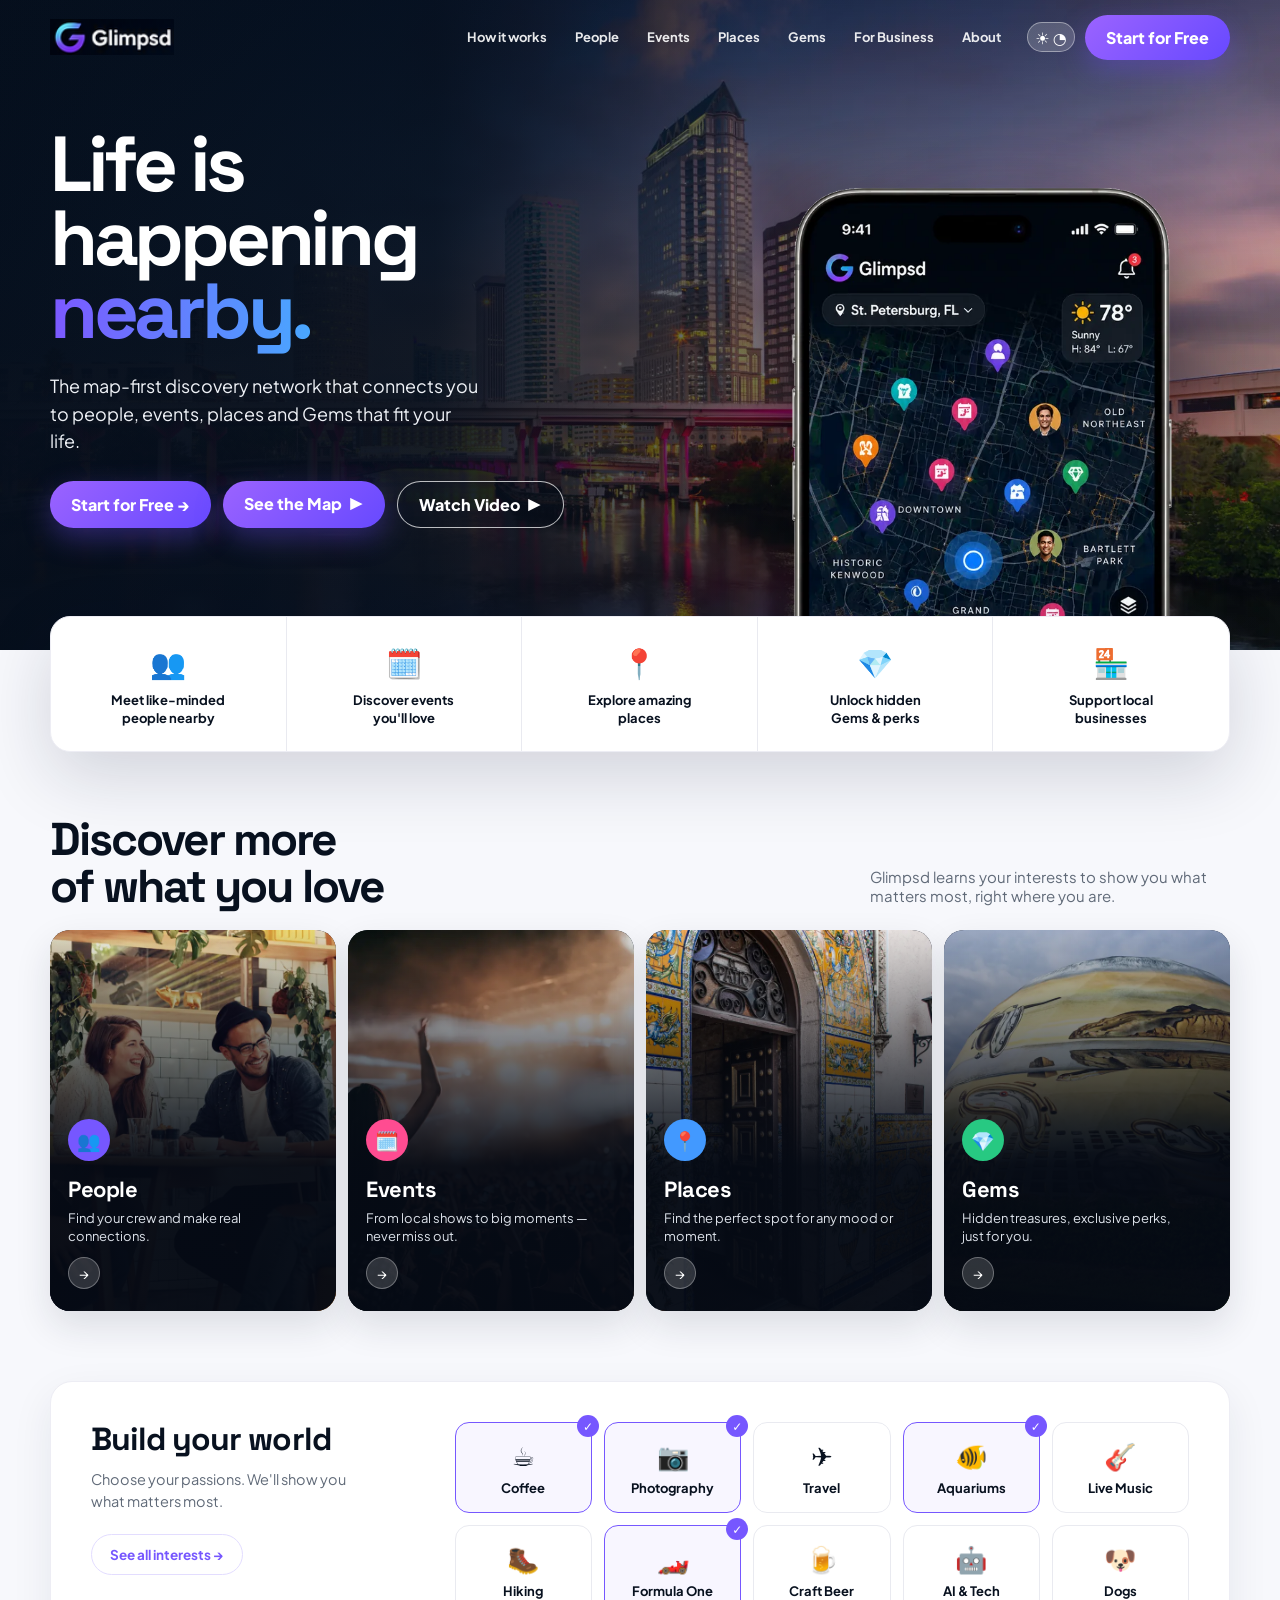
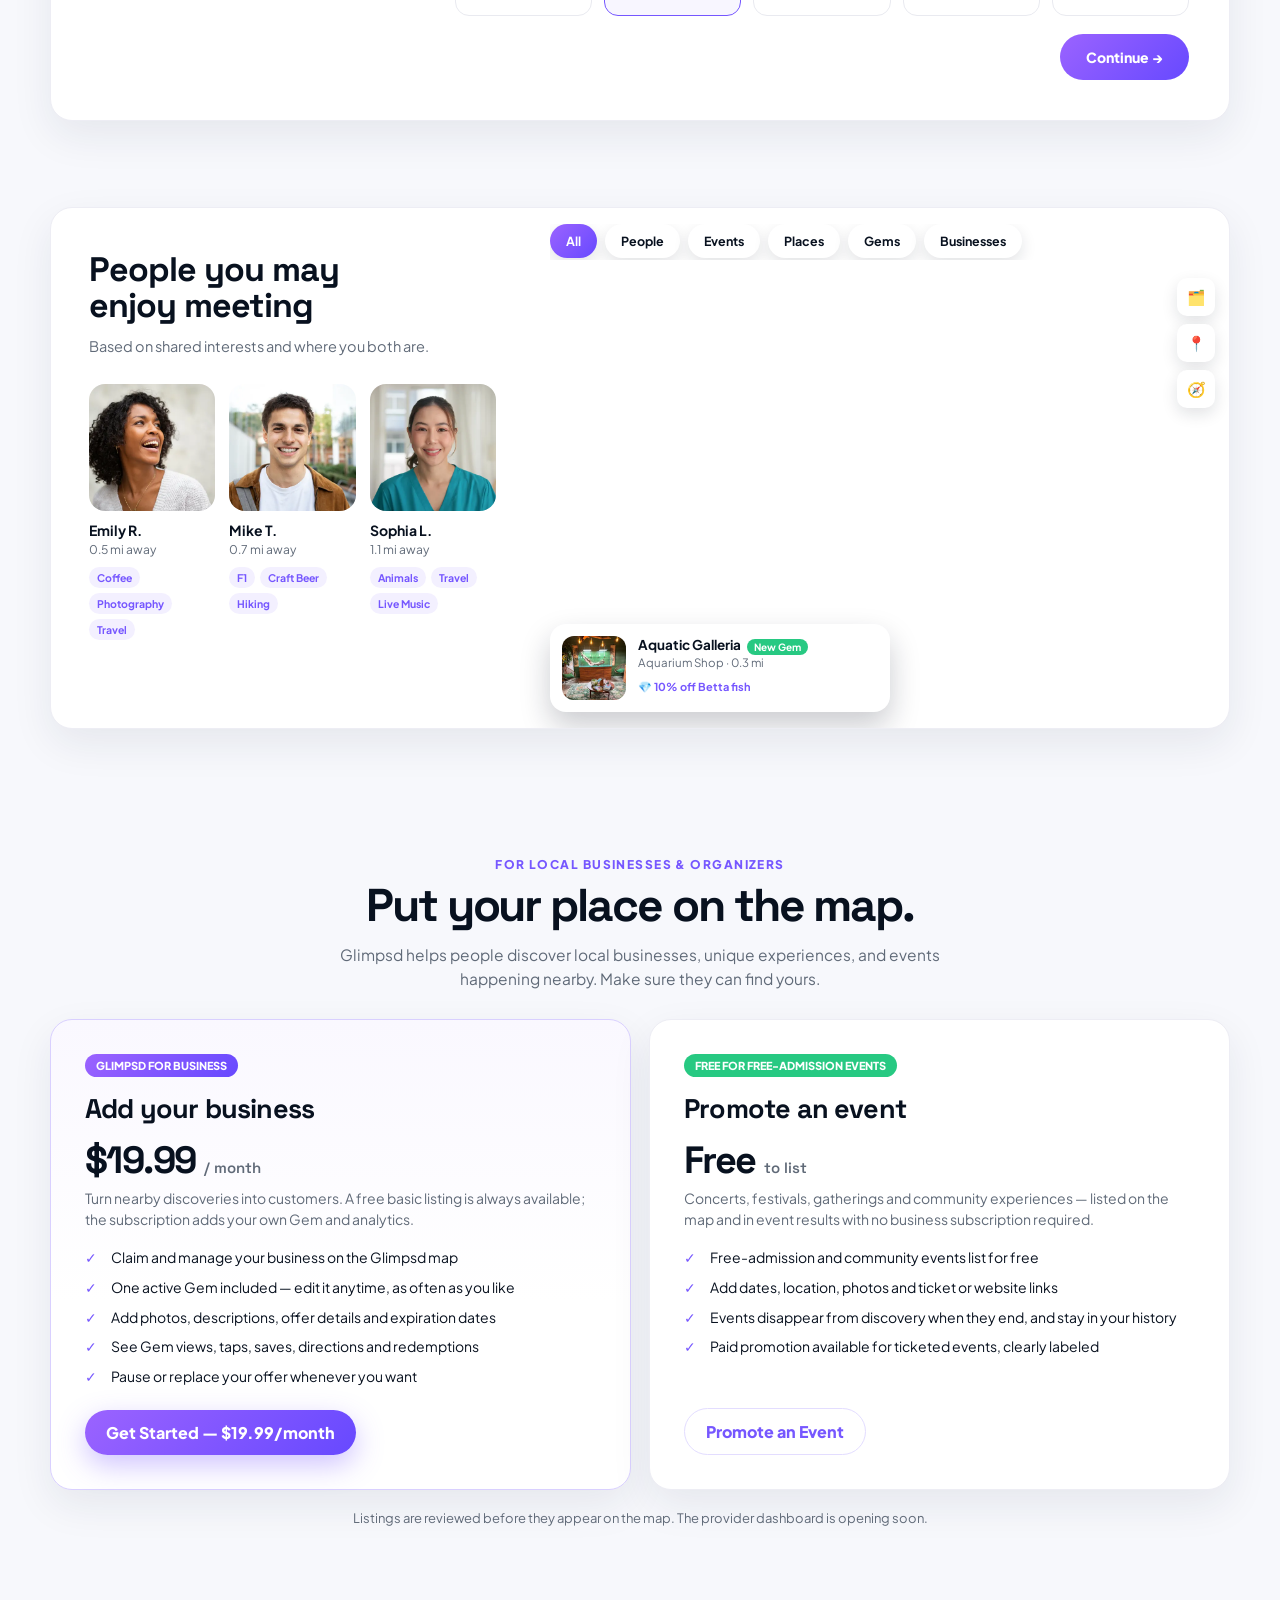
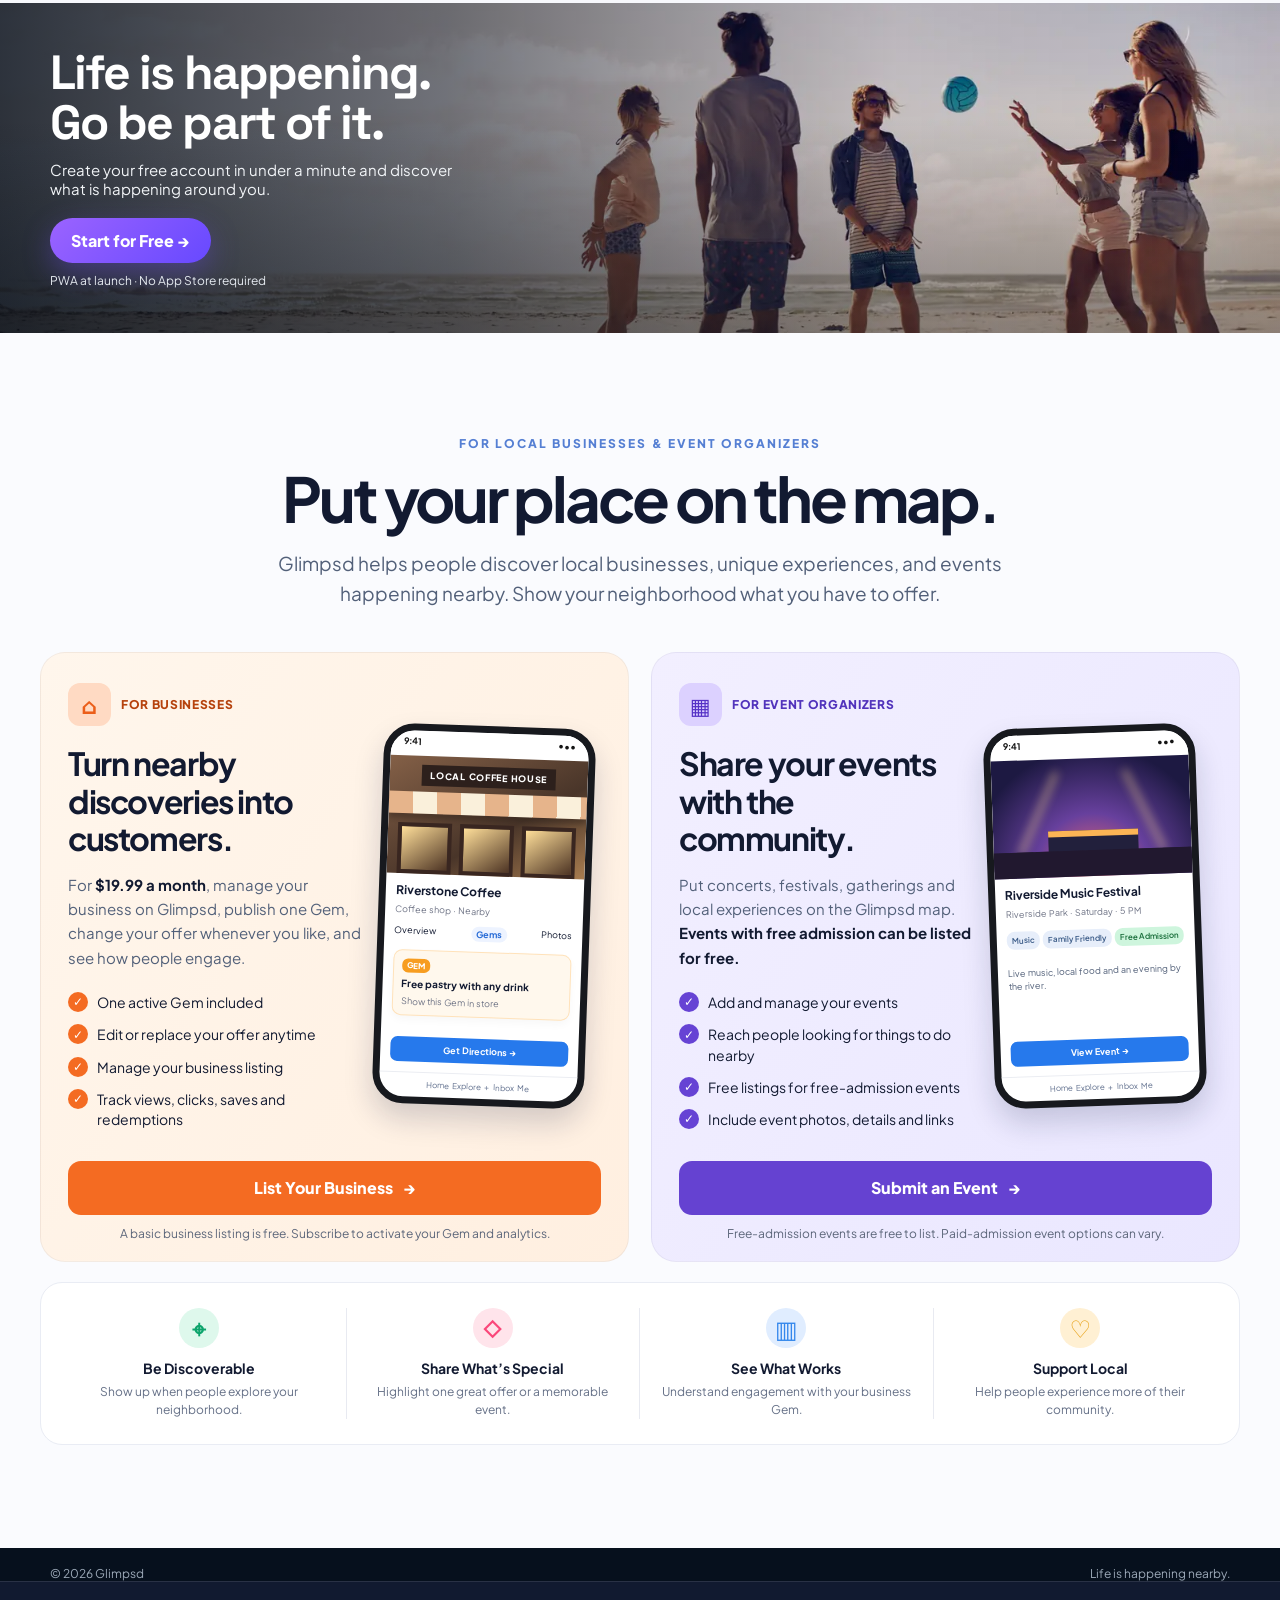
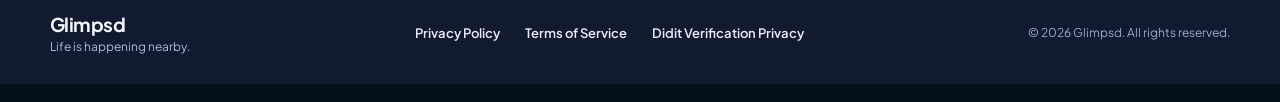
<file: index.html>
<!doctype html>
<html lang="en" data-theme="day">
<head>
<meta charset="utf-8">
<meta name="viewport" content="width=device-width,initial-scale=1,viewport-fit=cover">
<meta name="theme-color" content="#071221">
<title>Glimpsd — Life is happening nearby.</title>
<meta name="description" content="Glimpsd is the map-first discovery network for people, events, places and Gems nearby.">
<link rel="preconnect" href="https://fonts.googleapis.com">
<link rel="preconnect" href="https://fonts.gstatic.com" crossorigin>
<link href="https://fonts.googleapis.com/css2?family=Plus+Jakarta+Sans:wght@400;500;600;700;800&family=Space+Grotesk:wght@600;700&display=swap" rel="stylesheet">
<link rel="preload" as="image" type="image/webp" href="/assets/hero-skyline-1100.webp" media="(max-width:920px)" fetchpriority="high">
<link rel="preload" as="image" type="image/webp" href="/assets/hero-skyline-1920.webp" media="(min-width:921px)" fetchpriority="high">
<link rel="preload" as="image" type="image/webp" href="/assets/phone-approved-860.webp" imagesrcset="/assets/phone-approved-600.webp 600w, /assets/phone-approved-860.webp 860w" imagesizes="(max-width:560px) 300px, (max-width:920px) 340px, 430px" fetchpriority="high">
<link rel="stylesheet" href="/assets/site.css">
<link rel="stylesheet" href="/assets/provider-section.css">
<link rel="stylesheet" href="/assets/glimpsd-legal.css">
</head>
<body>

<header class="topbar">
 <div class="shell nav">
  <img src="/assets/logo-lockup.png" class="logo-img" alt="Glimpsd" width="108" height="32">
  <nav class="navlinks">
   <a href="#how">How it works</a><a href="#people">People</a><a href="#events">Events</a>
   <a href="#places">Places</a><a href="#gems">Gems</a><a href="#business">For Business</a><a href="#about">About</a>
  </nav>
  <div class="nav-actions"><button class="mode" aria-label="Toggle light/dark theme">☀︎ ◔</button><button class="cta cta-primary install">Start for Free</button></div>
 </div>
</header>

<section class="hero">
 <div class="shell hero-grid">
  <div class="hero-copy">
   <h1>Life is<br>happening<br><span class="nearby">nearby.</span></h1>
   <p>The map-first discovery network that connects you to people, events, places and Gems that fit your life.</p>
   <div class="hero-actions">
    <button class="cta cta-primary install">Start for Free →</button>
    <a href="#map" class="cta cta-primary">See the Map&nbsp; ▶</a>
    <button type="button" class="cta secondary" id="watchVideo">Watch Video&nbsp; ▶</button>
   </div>
   
  </div>
  <div class="phone-wrap">
   <div class="phone-glow"></div>
   <picture><source type="image/webp" srcset="/assets/phone-approved-600.webp 600w, /assets/phone-approved-860.webp 860w" sizes="(max-width:560px) 300px, (max-width:920px) 340px, 430px"><img src="/assets/phone-approved.png" class="phone" alt="Glimpsd map-first PWA" width="877" height="1793" fetchpriority="high" decoding="async"></picture>
  </div>
 </div>
</section>

<div class="shell feature-float">
 <div class="feature-strip">
  <div class="fmini"><span class="icon">👥</span>Meet like-minded<br>people nearby</div>
  <div class="fmini"><span class="icon">🗓️</span>Discover events<br>you'll love</div>
  <div class="fmini"><span class="icon">📍</span>Explore amazing<br>places</div>
  <div class="fmini"><span class="icon">💎</span>Unlock hidden<br>Gems & perks</div>
  <div class="fmini"><span class="icon">🏪</span>Support local<br>businesses</div>
 </div>
</div>

<section class="section" id="discover">
 <div class="shell">
  <div class="section-head">
   <h2>Discover more<br>of what you love</h2>
   <p>Glimpsd learns your interests to show you what matters most, right where you are.</p>
  </div>
  <div class="discovery">
   <div class="discovery-card" id="people">
    <picture><source type="image/webp" srcset="/assets/discovery_people_photo.webp"><img class="dc-photo" src="/assets/discovery_people_photo.jpg" alt="" width="640" height="853" loading="lazy" decoding="async"></picture>
    <div class="dc-shade"></div>
    <div class="dc-body">
     <div class="dc-icon" style="background:var(--purple)">👥</div>
     <h3>People</h3>
     <p>Find your crew and make real connections.</p>
     <div class="dc-arrow">→</div>
    </div>
   </div>
   <div class="discovery-card" id="events">
    <picture><source type="image/webp" srcset="/assets/discovery_events_photo.webp"><img class="dc-photo" src="/assets/discovery_events_photo.jpg" alt="" width="640" height="853" loading="lazy" decoding="async"></picture>
    <div class="dc-shade"></div>
    <div class="dc-body">
     <div class="dc-icon" style="background:var(--pink)">🗓️</div>
     <h3>Events</h3>
     <p>From local shows to big moments — never miss out.</p>
     <div class="dc-arrow">→</div>
    </div>
   </div>
   <div class="discovery-card" id="places">
    <picture><source type="image/webp" srcset="/assets/discovery_places_photo.webp"><img class="dc-photo" src="/assets/discovery_places_photo.jpg" alt="" width="640" height="853" loading="lazy" decoding="async"></picture>
    <div class="dc-shade"></div>
    <div class="dc-body">
     <div class="dc-icon" style="background:var(--blue)">📍</div>
     <h3>Places</h3>
     <p>Find the perfect spot for any mood or moment.</p>
     <div class="dc-arrow">→</div>
    </div>
   </div>
   <div class="discovery-card" id="gems">
    <picture><source type="image/webp" srcset="/assets/discovery_gems_photo.webp"><img class="dc-photo" src="/assets/discovery_gems_photo.jpg" alt="" width="640" height="853" loading="lazy" decoding="async"></picture>
    <div class="dc-shade"></div>
    <div class="dc-body">
     <div class="dc-icon" style="background:var(--green)">💎</div>
     <h3>Gems</h3>
     <p>Hidden treasures, exclusive perks, just for you.</p>
     <div class="dc-arrow">→</div>
    </div>
   </div>
  </div>
 </div>
</section>

<section class="section" id="how" style="padding-top:6px">
 <div class="shell approved-module">
  <div class="byw-module">
   <div class="byw-copy">
    <h2>Build your world</h2>
    <p>Choose your passions. We'll show you what matters most.</p>
    <a href="https://app.glimpsd.com/signup" class="byw-see-all">See all interests →</a>
    
   </div>
   <div class="byw-grid">
    <div class="byw-chip selected"><span class="byw-check">✓</span><span class="emo">☕</span>Coffee</div>
    <div class="byw-chip selected"><span class="byw-check">✓</span><span class="emo">📷</span>Photography</div>
    <div class="byw-chip"><span class="emo">✈️</span>Travel</div>
    <div class="byw-chip selected"><span class="byw-check">✓</span><span class="emo">🐠</span>Aquariums</div>
    <div class="byw-chip"><span class="emo">🎸</span>Live Music</div>
    <div class="byw-chip"><span class="emo">🥾</span>Hiking</div>
    <div class="byw-chip selected"><span class="byw-check">✓</span><span class="emo">🏎️</span>Formula One</div>
    <div class="byw-chip"><span class="emo">🍺</span>Craft Beer</div>
    <div class="byw-chip"><span class="emo">🤖</span>AI &amp; Tech</div>
    <div class="byw-chip"><span class="emo">🐶</span>Dogs</div>
    <a href="https://app.glimpsd.com/signup" class="byw-continue">Continue →</a>
   </div>
  </div>
 </div>
</section>

<section class="section people-map-wrap" id="map">
 <div class="shell pm-module">
  <div class="pm-copy">
   <h2>People you may<br>enjoy meeting</h2>
   <p>Based on shared interests and where you both are.</p>
   <div class="pm-people">
    <div class="pm-person">
     <div class="pm-avatar"><picture><source type="image/webp" srcset="/assets/person_emily.webp"><img src="/assets/person_emily.jpg" alt="Emily R." width="400" height="400" loading="lazy" decoding="async"></picture></div>
     <h4>Emily R.</h4><p class="dist">0.5 mi away</p>
     <div class="pm-tags"><span>Coffee</span><span>Photography</span><span>Travel</span></div>
    </div>
    <div class="pm-person">
     <div class="pm-avatar"><picture><source type="image/webp" srcset="/assets/person_mike.webp"><img src="/assets/person_mike.jpg" alt="Mike T." width="400" height="400" loading="lazy" decoding="async"></picture></div>
     <h4>Mike T.</h4><p class="dist">0.7 mi away</p>
     <div class="pm-tags"><span>F1</span><span>Craft Beer</span><span>Hiking</span></div>
    </div>
    <div class="pm-person">
     <div class="pm-avatar"><picture><source type="image/webp" srcset="/assets/person_sophia.webp"><img src="/assets/person_sophia.jpg" alt="Sophia L." width="400" height="400" loading="lazy" decoding="async"></picture></div>
     <h4>Sophia L.</h4><p class="dist">1.1 mi away</p>
     <div class="pm-tags"><span>Animals</span><span>Travel</span><span>Live Music</span></div>
    </div>
   </div>
  </div>
  <div class="pm-map-wrap">
   <div id="pm-map"></div>
   <div class="pm-pills">
    <button class="pm-pill active" data-cat="all">All</button>
    <button class="pm-pill" data-cat="people">People</button>
    <button class="pm-pill" data-cat="events">Events</button>
    <button class="pm-pill" data-cat="places">Places</button>
    <button class="pm-pill" data-cat="gems">Gems</button>
    <button class="pm-pill" data-cat="business">Businesses</button>
   </div>
   <div class="pm-controls">
    <button class="pm-ctrl-btn" id="pm-layers" title="Layers">🗂️</button>
    <button class="pm-ctrl-btn" id="pm-locate" title="My location">📍</button>
    <button class="pm-ctrl-btn" id="pm-compass" title="Reset bearing">🧭</button>
   </div>
   <div class="pm-card">
    <img src="/assets/aquatic_galleria.webp" alt="Aquatic Galleria" width="200" height="200" loading="lazy" decoding="async">
    <div class="pm-card-body">
     <h5>Aquatic Galleria<span class="tag-new">New Gem</span></h5>
     <p>Aquarium Shop · 0.3 mi</p>
     <span class="perk">💎 10% off Betta fish</span>
    </div>
   </div>
  </div>
 </div>
</section>

<section class="section" id="business">
 <div class="shell">
  <div class="biz-head">
   <div class="biz-eyebrow">FOR LOCAL BUSINESSES &amp; ORGANIZERS</div>
   <h2>Put your place on the map.</h2>
   <p>Glimpsd helps people discover local businesses, unique experiences, and events happening nearby. Make sure they can find yours.</p>
  </div>
  <div class="biz-grid">
   <div class="biz-card featured">
    <span class="biz-badge">GLIMPSD FOR BUSINESS</span>
    <h3>Add your business</h3>
    <div class="biz-price">$19.99 <small>/ month</small></div>
    <p class="biz-sub">Turn nearby discoveries into customers. A free basic listing is always available; the subscription adds your own Gem and analytics.</p>
    <ul class="biz-list">
     <li>Claim and manage your business on the Glimpsd map</li>
     <li>One active Gem included &mdash; edit it anytime, as often as you like</li>
     <li>Add photos, descriptions, offer details and expiration dates</li>
     <li>See Gem views, taps, saves, directions and redemptions</li>
     <li>Pause or replace your offer whenever you want</li>
    </ul>
    <a href="/providers/business/" class="cta cta-primary">Get Started &mdash; $19.99/month</a>
   </div>
   <div class="biz-card">
    <span class="biz-badge free">FREE FOR FREE-ADMISSION EVENTS</span>
    <h3>Promote an event</h3>
    <div class="biz-price">Free <small>to list</small></div>
    <p class="biz-sub">Concerts, festivals, gatherings and community experiences &mdash; listed on the map and in event results with no business subscription required.</p>
    <ul class="biz-list">
     <li>Free-admission and community events list for free</li>
     <li>Add dates, location, photos and ticket or website links</li>
     <li>Events disappear from discovery when they end, and stay in your history</li>
     <li>Paid promotion available for ticketed events, clearly labeled</li>
    </ul>
    <a href="/providers/events/" class="cta cta-outline">Promote an Event</a>
   </div>
  </div>
  <p class="biz-note">Listings are reviewed before they appear on the map. The provider dashboard is opening soon.</p>
 </div>
</section>

<section class="big-footer" id="about">
 <div class="shell footer-copy">
  <h2>Life is happening.<br>Go be part of it.</h2>
  <p>Create your free account in under a minute and discover what is happening around you.</p>
  <button class="cta cta-primary install">Start for Free →</button>
  <div class="pwa-note">PWA at launch · No App Store required</div>
 </div>
</section>



<!-- Glimpsd Content Provider section: place above the homepage's final CTA/footer. -->
<section class="gp-providers" id="for-providers" aria-labelledby="gp-title">
  <div class="gp-shell">
    <header class="gp-heading">
      <p class="gp-eyebrow">FOR LOCAL BUSINESSES &amp; EVENT ORGANIZERS</p>
      <h2 id="gp-title">Put your place on the map.</h2>
      <p>Glimpsd helps people discover local businesses, unique experiences, and events happening nearby. Show your neighborhood what you have to offer.</p>
    </header>

    <div class="gp-grid">
      <article class="gp-card gp-business">
        <div class="gp-card-content">
          <div class="gp-kicker"><span class="gp-symbol" aria-hidden="true">⌂</span> FOR BUSINESSES</div>
          <h3>Turn nearby discoveries into customers.</h3>
          <p class="gp-intro">For <strong>$19.99 a month</strong>, manage your business on Glimpsd, publish one Gem, change your offer whenever you like, and see how people engage.</p>
          <ul class="gp-benefits">
            <li>One active Gem included</li>
            <li>Edit or replace your offer anytime</li>
            <li>Manage your business listing</li>
            <li>Track views, clicks, saves and redemptions</li>
          </ul>
        </div>
        <div class="gp-visual" aria-hidden="true">
          <div class="gp-phone">
            <div class="gp-phone-top"><span>9:41</span><span>•••</span></div>
            <div class="gp-shop-photo"><span>LOCAL COFFEE HOUSE</span><div class="gp-awning"></div><div class="gp-windows"><i></i><i></i><i></i></div></div>
            <div class="gp-phone-body">
              <b>Riverstone Coffee</b><small>Coffee shop · Nearby</small>
              <div class="gp-tab-row"><span>Overview</span><strong>Gems</strong><span>Photos</span></div>
              <div class="gp-gem-tile"><span class="gp-gem-label">GEM</span><b>Free pastry with any drink</b><small>Show this Gem in store</small></div>
              <div class="gp-mini-btn">Get Directions →</div>
            </div>
            <div class="gp-phone-nav">Home&nbsp;&nbsp; Explore&nbsp;&nbsp; + &nbsp;&nbsp; Inbox&nbsp;&nbsp; Me</div>
          </div>
        </div>
        <div class="gp-card-action">
          <a class="gp-button gp-button-business" href="/providers/business/">List Your Business <span aria-hidden="true">→</span></a>
          <p>A basic business listing is free. Subscribe to activate your Gem and analytics.</p>
        </div>
      </article>

      <article class="gp-card gp-events">
        <div class="gp-card-content">
          <div class="gp-kicker"><span class="gp-symbol" aria-hidden="true">▦</span> FOR EVENT ORGANIZERS</div>
          <h3>Share your events with the community.</h3>
          <p class="gp-intro">Put concerts, festivals, gatherings and local experiences on the Glimpsd map. <strong>Events with free admission can be listed for free.</strong></p>
          <ul class="gp-benefits">
            <li>Add and manage your events</li>
            <li>Reach people looking for things to do nearby</li>
            <li>Free listings for free-admission events</li>
            <li>Include event photos, details and links</li>
          </ul>
        </div>
        <div class="gp-visual" aria-hidden="true">
          <div class="gp-phone">
            <div class="gp-phone-top"><span>9:41</span><span>•••</span></div>
            <div class="gp-festival-photo"><span class="gp-stage"></span><span class="gp-light l1"></span><span class="gp-light l2"></span><span class="gp-crowd"></span></div>
            <div class="gp-phone-body">
              <b>Riverside Music Festival</b><small>Riverside Park · Saturday · 5 PM</small>
              <div class="gp-tags"><span>Music</span><span>Family Friendly</span><strong>Free Admission</strong></div>
              <p>Live music, local food and an evening by the river.</p>
              <div class="gp-mini-btn">View Event →</div>
            </div>
            <div class="gp-phone-nav">Home&nbsp;&nbsp; Explore&nbsp;&nbsp; + &nbsp;&nbsp; Inbox&nbsp;&nbsp; Me</div>
          </div>
        </div>
        <div class="gp-card-action">
          <a class="gp-button gp-button-events" href="/providers/events/">Submit an Event <span aria-hidden="true">→</span></a>
          <p>Free-admission events are free to list. Paid-admission event options can vary.</p>
        </div>
      </article>
    </div>

    <div class="gp-value-strip" aria-label="Why list on Glimpsd">
      <div><span aria-hidden="true">⌖</span><b>Be Discoverable</b><p>Show up when people explore your neighborhood.</p></div>
      <div><span aria-hidden="true">◇</span><b>Share What’s Special</b><p>Highlight one great offer or a memorable event.</p></div>
      <div><span aria-hidden="true">▥</span><b>See What Works</b><p>Understand engagement with your business Gem.</p></div>
      <div><span aria-hidden="true">♡</span><b>Support Local</b><p>Help people experience more of their community.</p></div>
    </div>
  </div>
</section>

<footer class="bottom"><div class="shell bottom-row"><span>© 2026 Glimpsd</span><span>Life is happening nearby.</span></div>
<div class="gl-legal-footer" aria-label="Glimpsd legal and company information">
  <div class="gl-legal-inner">
    <div class="gl-legal-brand"><strong>Glimpsd</strong><span>Life is happening nearby.</span></div>
    <nav class="gl-legal-links" aria-label="Legal links"><a href="/privacy/">Privacy Policy</a><a href="/terms/">Terms of Service</a><a href="https://didit.me/terms/verification-privacy-notice/" target="_blank" rel="noopener noreferrer">Didit Verification Privacy</a></nav>
    <small>© <span id="gl-legal-year">2026</span> Glimpsd. All rights reserved.</small>
  </div>
</div>
<script>document.getElementById('gl-legal-year').textContent=new Date().getFullYear();</script>
</footer>

<script>
let deferredPrompt;
window.addEventListener('beforeinstallprompt',e=>{
 e.preventDefault(); deferredPrompt=e;
 document.querySelectorAll('.install').forEach(b=>b.textContent='Install Glimpsd →');
});
document.querySelectorAll('.install').forEach(b=>b.addEventListener('click',async()=>{
 if(deferredPrompt){deferredPrompt.prompt();await deferredPrompt.userChoice;deferredPrompt=null;}
 else{window.location.href='https://app.glimpsd.com/signup';}
}));
document.querySelectorAll('.byw-chip').forEach(c=>c.addEventListener('click',()=>{c.classList.toggle('selected');const k=c.querySelector('.byw-check');if(c.classList.contains('selected')&&!k){c.insertAdjacentHTML('afterbegin','<span class="byw-check">✓</span>')}else if(!c.classList.contains('selected')&&k){k.remove()}}));
document.querySelector('.mode').addEventListener('click',()=>document.body.classList.toggle('night'));

/* Live "People you may enjoy meeting" map panel — Mapbox loads only when the section nears the viewport */
function initPeopleMap(){
mapboxgl.accessToken='pk.eyJ1IjoiZ2xpbXBzZCIsImEiOiJjbXNqY3dzNzQwMGx3MnlwdXJiMGx4d2Z3In0.LxjUMWyvyXpTpRVboGnBwA';
const pmCenter=[-82.6403,27.7676]; // St. Petersburg, FL
const pmMap=new mapboxgl.Map({
 container:'pm-map',
 style:'mapbox://styles/mapbox/streets-v12',
 center:pmCenter,
 zoom:13.4,
 attributionControl:false,
 cooperativeGestures:true
});
pmMap.addControl(new mapboxgl.AttributionControl({compact:true}));

const pmColors={people:'#7657ff',events:'#ff4c91',places:'#4299ff',gems:'#27c982',business:'#ff8b3e'};
const pmIcons={people:'👤',events:'🎟️',places:'📷',gems:'💎',business:'🛍️'};
const pmDemo=[
 {cat:'people', lng:-82.6455, lat:27.7710},
 {cat:'people', lng:-82.6485, lat:27.7655},
 {cat:'events', lng:-82.6420, lat:27.7718},
 {cat:'events', lng:-82.6360, lat:27.7690},
 {cat:'places', lng:-82.6330, lat:27.7712},
 {cat:'places', lng:-82.6470, lat:27.7625},
 {cat:'gems',   lng:-82.6350, lat:27.7645},
 {cat:'gems',   lng:-82.6395, lat:27.7600},
 {cat:'business',lng:-82.6410,lat:27.7660},
];
const pmMarkers=[];
pmDemo.forEach(p=>{
 const el=document.createElement('div');
 el.className='pm-pin';
 el.style.background=pmColors[p.cat];
 el.innerHTML=`<span>${pmIcons[p.cat]}</span>`;
 const marker=new mapboxgl.Marker({element:el}).setLngLat([p.lng,p.lat]).addTo(pmMap);
 pmMarkers.push({cat:p.cat,marker});
});
// "You are here" marker
const youEl=document.createElement('div');
youEl.className='pm-pin you';
youEl.style.background='#4299ff';
new mapboxgl.Marker({element:youEl}).setLngLat(pmCenter).addTo(pmMap);

document.querySelectorAll('.pm-pill').forEach(btn=>{
 btn.addEventListener('click',()=>{
  document.querySelectorAll('.pm-pill').forEach(b=>b.classList.remove('active'));
  btn.classList.add('active');
  const cat=btn.dataset.cat;
  pmMarkers.forEach(m=>{
   m.marker.getElement().style.display=(cat==='all'||m.cat===cat)?'flex':'none';
  });
 });
});
document.getElementById('pm-locate').addEventListener('click',()=>pmMap.flyTo({center:pmCenter,zoom:14}));
document.getElementById('pm-compass').addEventListener('click',()=>pmMap.resetNorthPitch());
document.getElementById('pm-layers').addEventListener('click',()=>{
 const cur=pmMap.getStyle().name;
 pmMap.setStyle(cur&&cur.includes('Satellite')?'mapbox://styles/mapbox/streets-v12':'mapbox://styles/mapbox/satellite-streets-v12');
});
}
(function(){
 var host=document.getElementById('map'),started=false;
 function start(){
  if(started)return;started=true;
  var l=document.createElement('link');l.rel='stylesheet';l.href='https://api.mapbox.com/mapbox-gl-js/v3.6.0/mapbox-gl.css';document.head.appendChild(l);
  var j=document.createElement('script');j.src='https://api.mapbox.com/mapbox-gl-js/v3.6.0/mapbox-gl.js';j.onload=initPeopleMap;document.head.appendChild(j);
 }
 if('IntersectionObserver' in window&&host){
  var io=new IntersectionObserver(function(e){if(e[0].isIntersecting){io.disconnect();start();}},{rootMargin:'600px 0px'});io.observe(host);
 }else{window.addEventListener('load',start);}
})();
</script>
<div class="vmodal" id="videoModal" role="dialog" aria-modal="true" aria-label="Glimpsd promotional video" aria-hidden="true" hidden>
 <div class="vbox">
  <button type="button" class="vclose" id="videoClose" aria-label="Close video">&times;</button>
  <video id="glVideo" data-src="/assets/glimpsd-video.mp4" poster="/assets/glimpsd-video-poster.jpg" controls playsinline preload="none"></video>
 </div>
</div>
<script>
(function(){
 var btn=document.getElementById('watchVideo'),m=document.getElementById('videoModal'),v=document.getElementById('glVideo'),x=document.getElementById('videoClose');
 if(!btn||!m||!v)return;
 function open(){
  m.hidden=false;m.classList.add('open');m.setAttribute('aria-hidden','false');document.body.classList.add('vlock');
  v.src=v.dataset.src;
  var p=v.play();if(p&&p.catch)p.catch(function(){});
  x.focus({preventScroll:true});
 }
 function close(){
  v.pause();v.removeAttribute('src');v.load();
  m.classList.remove('open');m.setAttribute('aria-hidden','true');m.hidden=true;document.body.classList.remove('vlock');
  btn.focus({preventScroll:true});
 }
 btn.addEventListener('click',open);
 x.addEventListener('click',close);
 m.addEventListener('click',function(e){if(e.target===m)close();});
 document.addEventListener('keydown',function(e){
  if(m.hidden)return;
  if(e.key==='Escape'){close();return;}
  if(e.key==='Tab'){ /* keep focus inside the dialog */
   var f=[x,v],i=f.indexOf(document.activeElement);
   e.preventDefault();
   f[(i+(e.shiftKey?-1:1)+f.length)%f.length].focus();
  }
 });
})();
</script>
</body>
</html>
</file>
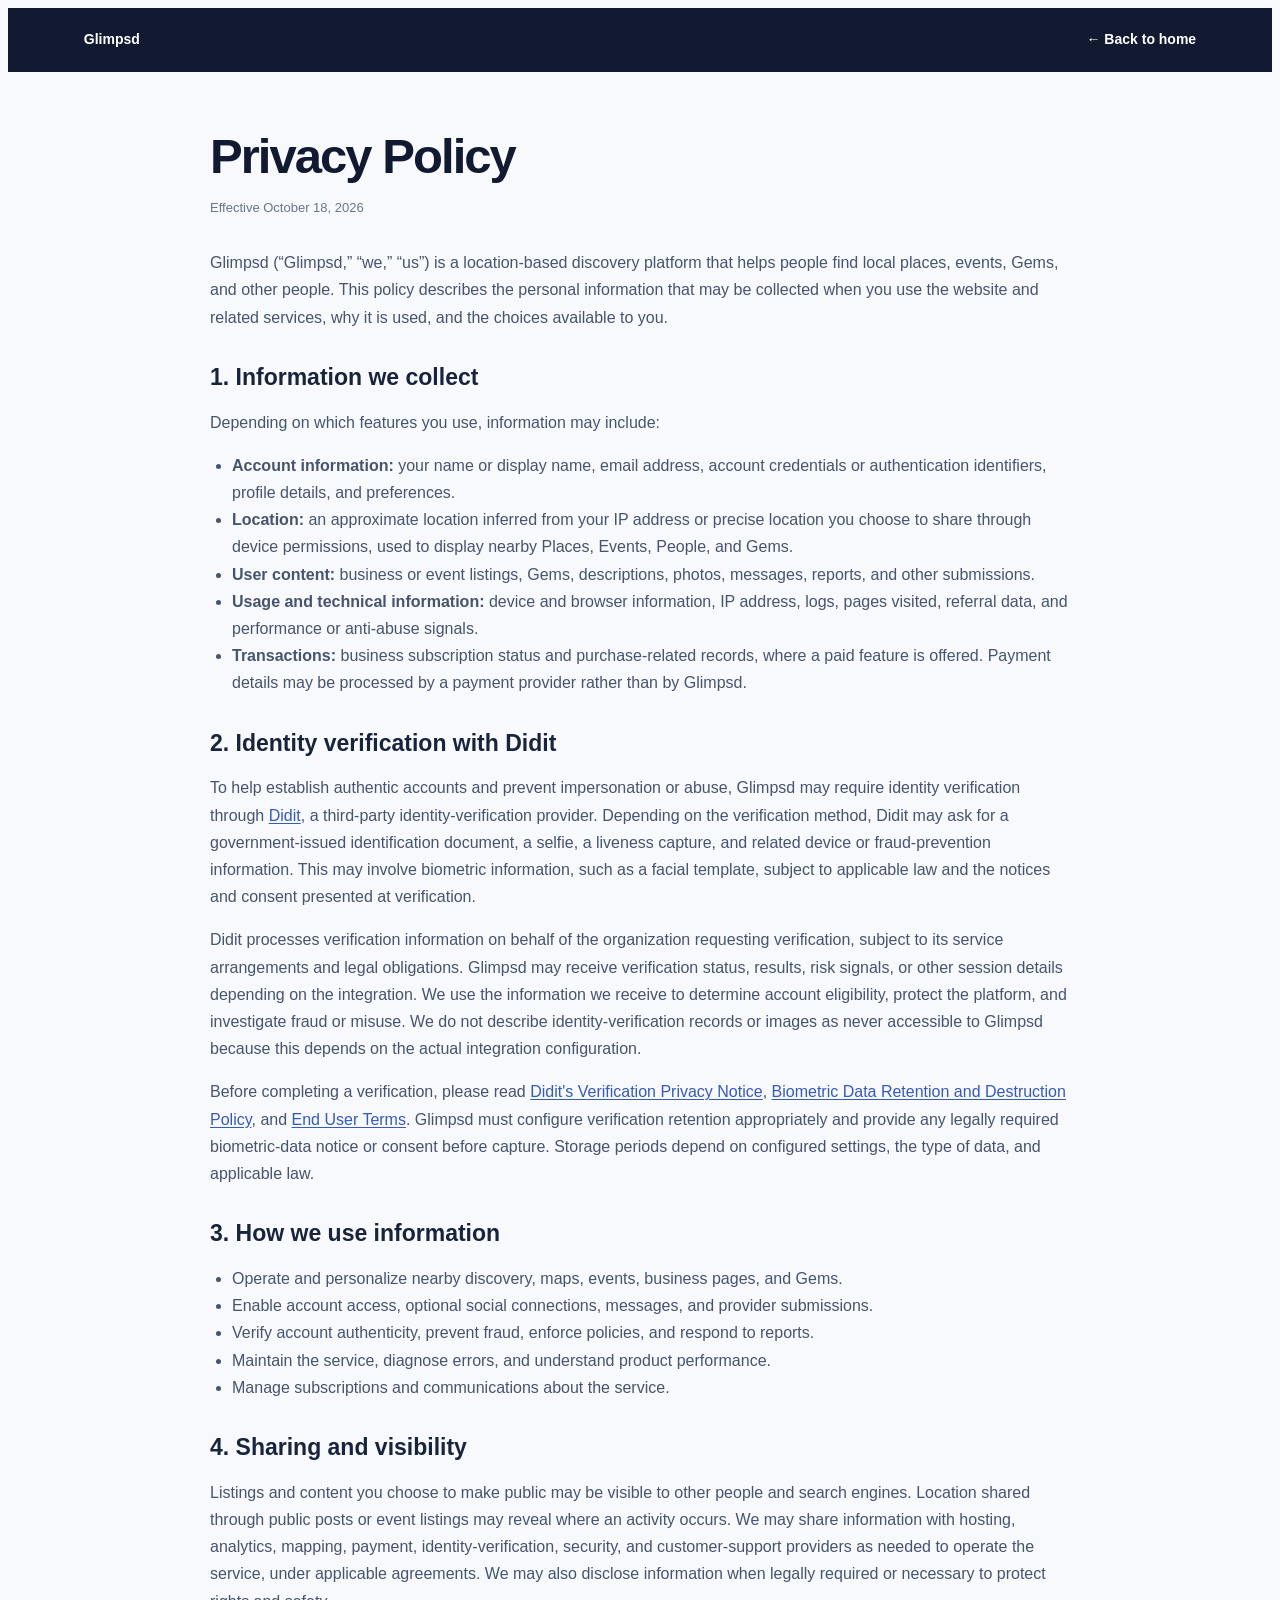
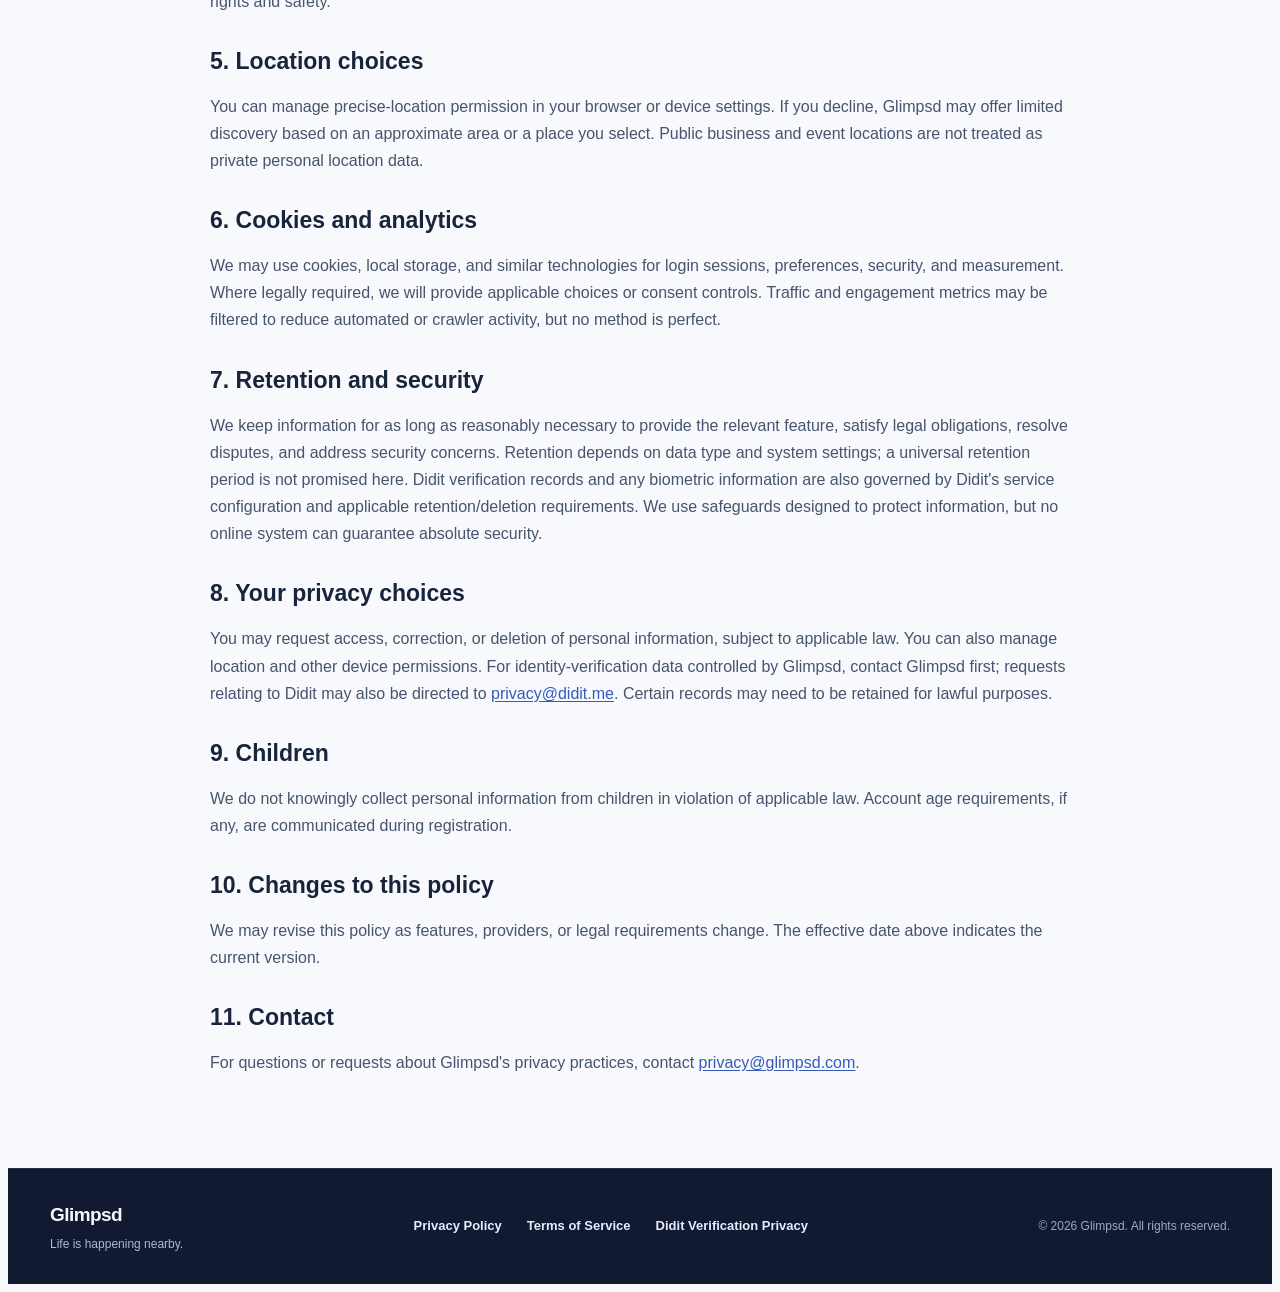
<file: privacy/index.html>
<!doctype html><html lang="en"><head><meta charset="utf-8"><meta name="viewport" content="width=device-width,initial-scale=1"><meta name="robots" content="index,follow"><title>Privacy Policy | Glimpsd</title><meta name="description" content="Learn how Glimpsd handles location, identity verification through Didit, listings, and account information."><link rel="stylesheet" href="/assets/glimpsd-legal.css"></head><body class="gl-policy-page"><header class="gl-policy-header"><a href="/" aria-label="Glimpsd home">Glimpsd</a><a href="/">← Back to home</a></header><main class="gl-policy-main"><h1>Privacy Policy</h1><p class="gl-effective">Effective October 18, 2026</p><p>Glimpsd (“Glimpsd,” “we,” “us”) is a location-based discovery platform that helps people find local places, events, Gems, and other people. This policy describes the personal information that may be collected when you use the website and related services, why it is used, and the choices available to you.</p>
<h2>1. Information we collect</h2><p>Depending on which features you use, information may include:</p><ul><li><strong>Account information:</strong> your name or display name, email address, account credentials or authentication identifiers, profile details, and preferences.</li><li><strong>Location:</strong> an approximate location inferred from your IP address or precise location you choose to share through device permissions, used to display nearby Places, Events, People, and Gems.</li><li><strong>User content:</strong> business or event listings, Gems, descriptions, photos, messages, reports, and other submissions.</li><li><strong>Usage and technical information:</strong> device and browser information, IP address, logs, pages visited, referral data, and performance or anti-abuse signals.</li><li><strong>Transactions:</strong> business subscription status and purchase-related records, where a paid feature is offered. Payment details may be processed by a payment provider rather than by Glimpsd.</li></ul>
<h2>2. Identity verification with Didit</h2><p>To help establish authentic accounts and prevent impersonation or abuse, Glimpsd may require identity verification through <a href="https://didit.me/" rel="noopener noreferrer">Didit</a>, a third-party identity-verification provider. Depending on the verification method, Didit may ask for a government-issued identification document, a selfie, a liveness capture, and related device or fraud-prevention information. This may involve biometric information, such as a facial template, subject to applicable law and the notices and consent presented at verification.</p><p>Didit processes verification information on behalf of the organization requesting verification, subject to its service arrangements and legal obligations. Glimpsd may receive verification status, results, risk signals, or other session details depending on the integration. We use the information we receive to determine account eligibility, protect the platform, and investigate fraud or misuse. We do not describe identity-verification records or images as never accessible to Glimpsd because this depends on the actual integration configuration.</p><p>Before completing a verification, please read <a href="https://didit.me/terms/verification-privacy-notice/" target="_blank" rel="noopener noreferrer">Didit's Verification Privacy Notice</a>, <a href="https://didit.me/terms/biometric-data-policy/" target="_blank" rel="noopener noreferrer">Biometric Data Retention and Destruction Policy</a>, and <a href="https://didit.me/terms/identity-verification/" target="_blank" rel="noopener noreferrer">End User Terms</a>. Glimpsd must configure verification retention appropriately and provide any legally required biometric-data notice or consent before capture. Storage periods depend on configured settings, the type of data, and applicable law.</p>
<h2>3. How we use information</h2><ul><li>Operate and personalize nearby discovery, maps, events, business pages, and Gems.</li><li>Enable account access, optional social connections, messages, and provider submissions.</li><li>Verify account authenticity, prevent fraud, enforce policies, and respond to reports.</li><li>Maintain the service, diagnose errors, and understand product performance.</li><li>Manage subscriptions and communications about the service.</li></ul>
<h2>4. Sharing and visibility</h2><p>Listings and content you choose to make public may be visible to other people and search engines. Location shared through public posts or event listings may reveal where an activity occurs. We may share information with hosting, analytics, mapping, payment, identity-verification, security, and customer-support providers as needed to operate the service, under applicable agreements. We may also disclose information when legally required or necessary to protect rights and safety.</p>
<h2>5. Location choices</h2><p>You can manage precise-location permission in your browser or device settings. If you decline, Glimpsd may offer limited discovery based on an approximate area or a place you select. Public business and event locations are not treated as private personal location data.</p>
<h2>6. Cookies and analytics</h2><p>We may use cookies, local storage, and similar technologies for login sessions, preferences, security, and measurement. Where legally required, we will provide applicable choices or consent controls. Traffic and engagement metrics may be filtered to reduce automated or crawler activity, but no method is perfect.</p>
<h2>7. Retention and security</h2><p>We keep information for as long as reasonably necessary to provide the relevant feature, satisfy legal obligations, resolve disputes, and address security concerns. Retention depends on data type and system settings; a universal retention period is not promised here. Didit verification records and any biometric information are also governed by Didit's service configuration and applicable retention/deletion requirements. We use safeguards designed to protect information, but no online system can guarantee absolute security.</p>
<h2>8. Your privacy choices</h2><p>You may request access, correction, or deletion of personal information, subject to applicable law. You can also manage location and other device permissions. For identity-verification data controlled by Glimpsd, contact Glimpsd first; requests relating to Didit may also be directed to <a href="mailto:privacy@didit.me">privacy@didit.me</a>. Certain records may need to be retained for lawful purposes.</p>
<h2>9. Children</h2><p>We do not knowingly collect personal information from children in violation of applicable law. Account age requirements, if any, are communicated during registration.</p>
<h2>10. Changes to this policy</h2><p>We may revise this policy as features, providers, or legal requirements change. The effective date above indicates the current version.</p>
<h2>11. Contact</h2><p>For questions or requests about Glimpsd's privacy practices, contact <a href="mailto:privacy@glimpsd.com">privacy@glimpsd.com</a>.</p>
</main><footer class="gl-legal-footer"><div class="gl-legal-inner"><div class="gl-legal-brand"><strong>Glimpsd</strong><span>Life is happening nearby.</span></div><nav class="gl-legal-links" aria-label="Legal links"><a href="/privacy/" aria-current="page">Privacy Policy</a><a href="/terms/">Terms of Service</a><a href="https://didit.me/terms/verification-privacy-notice/" target="_blank" rel="noopener noreferrer">Didit Verification Privacy</a></nav><small>© 2026 Glimpsd. All rights reserved.</small></div></footer></body></html>
</file>
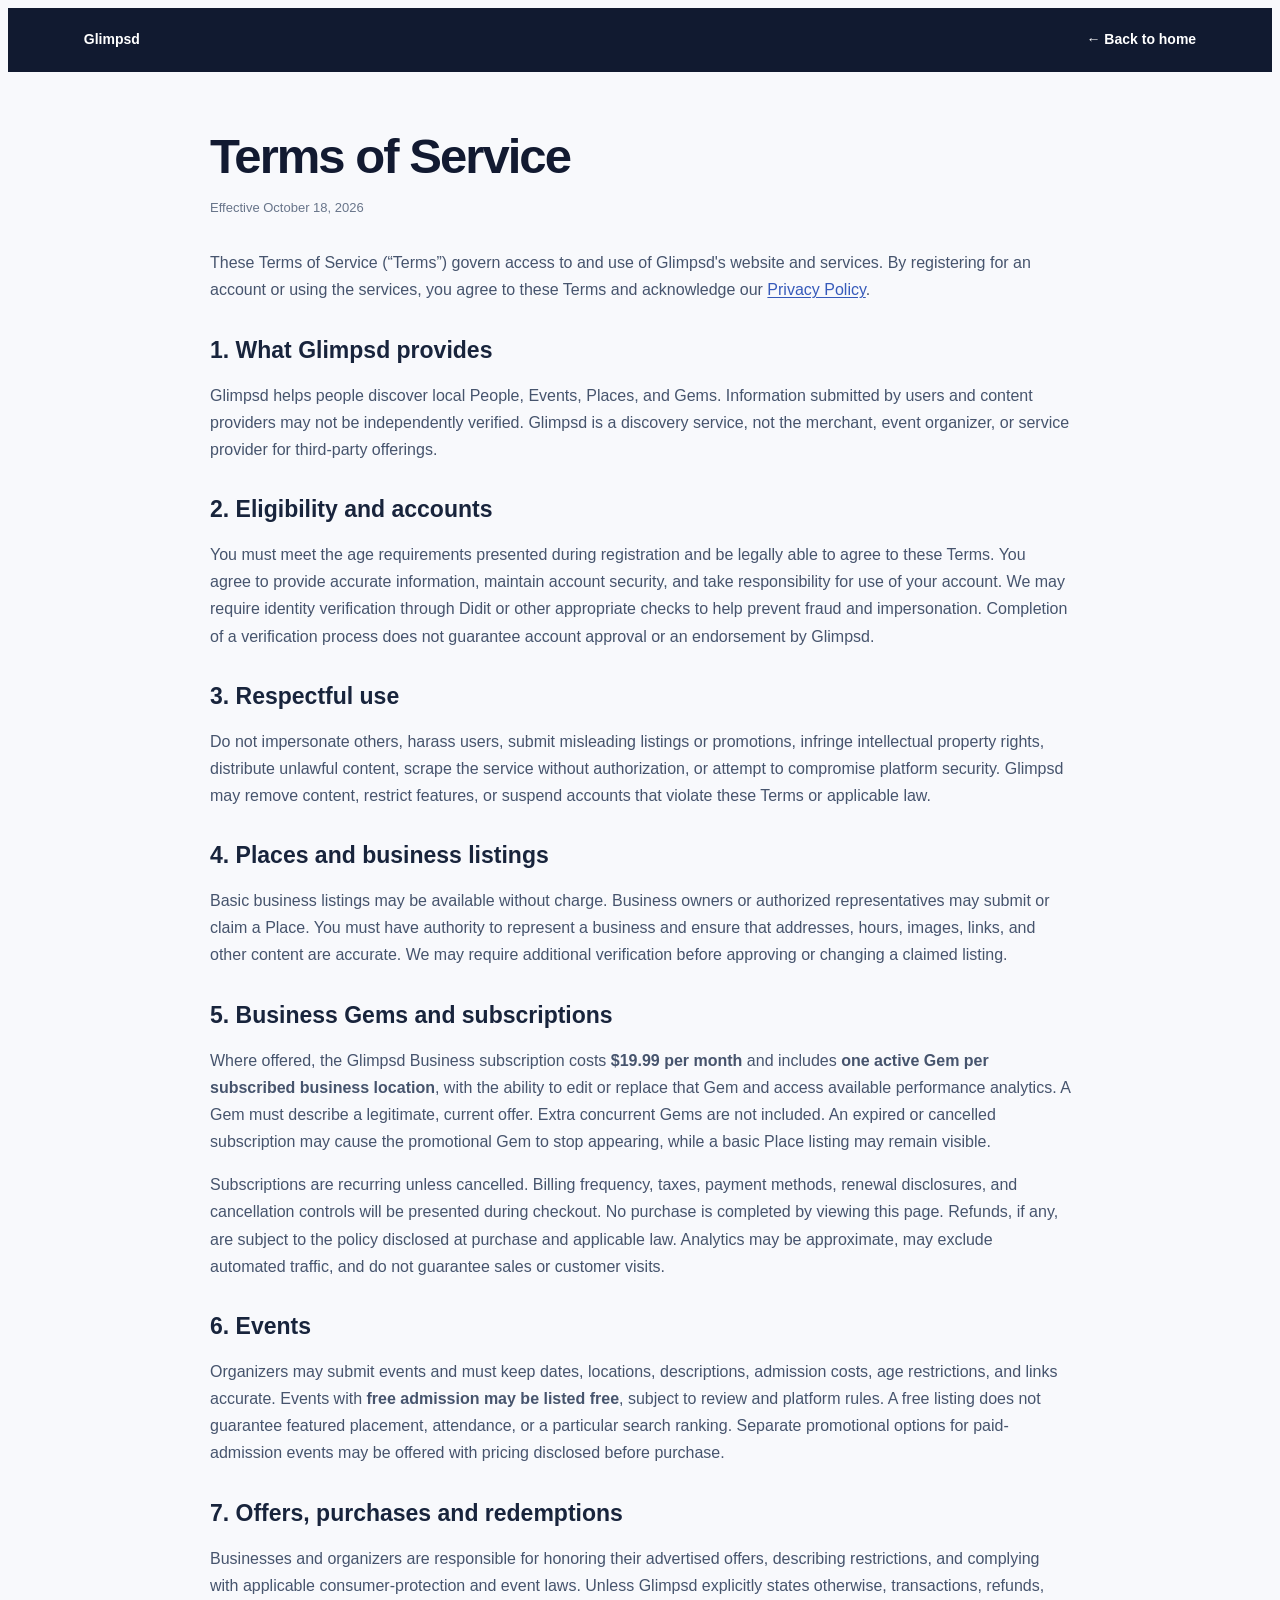
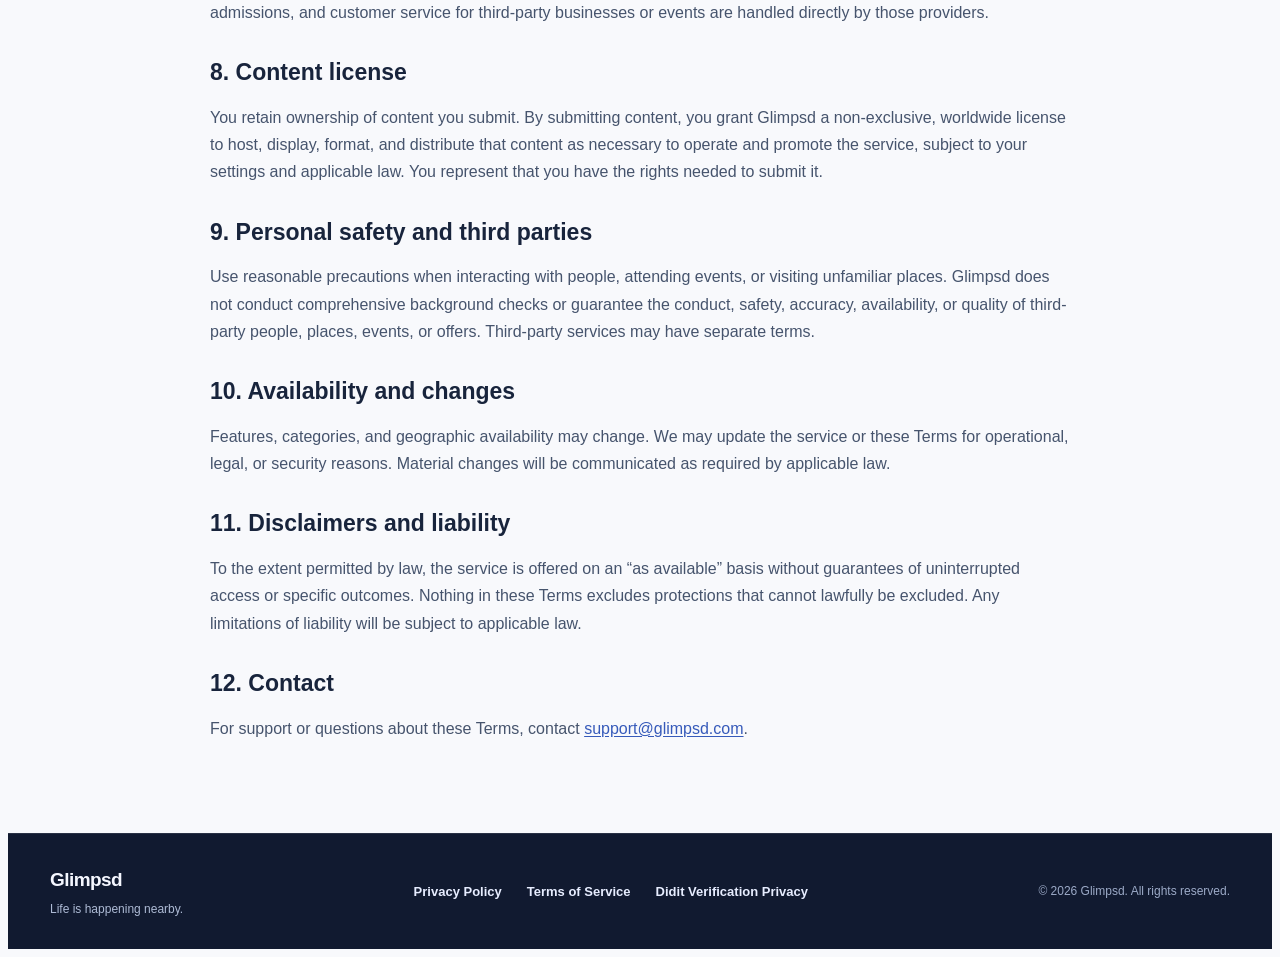
<file: terms/index.html>
<!doctype html><html lang="en"><head><meta charset="utf-8"><meta name="viewport" content="width=device-width,initial-scale=1"><meta name="robots" content="index,follow"><title>Terms of Service | Glimpsd</title><meta name="description" content="Terms for using Glimpsd, including business listings, Gems, events, accounts, and identity verification."><link rel="stylesheet" href="/assets/glimpsd-legal.css"></head><body class="gl-policy-page"><header class="gl-policy-header"><a href="/" aria-label="Glimpsd home">Glimpsd</a><a href="/">← Back to home</a></header><main class="gl-policy-main"><h1>Terms of Service</h1><p class="gl-effective">Effective October 18, 2026</p><p>These Terms of Service (“Terms”) govern access to and use of Glimpsd's website and services. By registering for an account or using the services, you agree to these Terms and acknowledge our <a href="/privacy/">Privacy Policy</a>.</p>
<h2>1. What Glimpsd provides</h2><p>Glimpsd helps people discover local People, Events, Places, and Gems. Information submitted by users and content providers may not be independently verified. Glimpsd is a discovery service, not the merchant, event organizer, or service provider for third-party offerings.</p>
<h2>2. Eligibility and accounts</h2><p>You must meet the age requirements presented during registration and be legally able to agree to these Terms. You agree to provide accurate information, maintain account security, and take responsibility for use of your account. We may require identity verification through Didit or other appropriate checks to help prevent fraud and impersonation. Completion of a verification process does not guarantee account approval or an endorsement by Glimpsd.</p>
<h2>3. Respectful use</h2><p>Do not impersonate others, harass users, submit misleading listings or promotions, infringe intellectual property rights, distribute unlawful content, scrape the service without authorization, or attempt to compromise platform security. Glimpsd may remove content, restrict features, or suspend accounts that violate these Terms or applicable law.</p>
<h2>4. Places and business listings</h2><p>Basic business listings may be available without charge. Business owners or authorized representatives may submit or claim a Place. You must have authority to represent a business and ensure that addresses, hours, images, links, and other content are accurate. We may require additional verification before approving or changing a claimed listing.</p>
<h2>5. Business Gems and subscriptions</h2><p>Where offered, the Glimpsd Business subscription costs <strong>$19.99 per month</strong> and includes <strong>one active Gem per subscribed business location</strong>, with the ability to edit or replace that Gem and access available performance analytics. A Gem must describe a legitimate, current offer. Extra concurrent Gems are not included. An expired or cancelled subscription may cause the promotional Gem to stop appearing, while a basic Place listing may remain visible.</p><p>Subscriptions are recurring unless cancelled. Billing frequency, taxes, payment methods, renewal disclosures, and cancellation controls will be presented during checkout. No purchase is completed by viewing this page. Refunds, if any, are subject to the policy disclosed at purchase and applicable law. Analytics may be approximate, may exclude automated traffic, and do not guarantee sales or customer visits.</p>
<h2>6. Events</h2><p>Organizers may submit events and must keep dates, locations, descriptions, admission costs, age restrictions, and links accurate. Events with <strong>free admission may be listed free</strong>, subject to review and platform rules. A free listing does not guarantee featured placement, attendance, or a particular search ranking. Separate promotional options for paid-admission events may be offered with pricing disclosed before purchase.</p>
<h2>7. Offers, purchases and redemptions</h2><p>Businesses and organizers are responsible for honoring their advertised offers, describing restrictions, and complying with applicable consumer-protection and event laws. Unless Glimpsd explicitly states otherwise, transactions, refunds, admissions, and customer service for third-party businesses or events are handled directly by those providers.</p>
<h2>8. Content license</h2><p>You retain ownership of content you submit. By submitting content, you grant Glimpsd a non-exclusive, worldwide license to host, display, format, and distribute that content as necessary to operate and promote the service, subject to your settings and applicable law. You represent that you have the rights needed to submit it.</p>
<h2>9. Personal safety and third parties</h2><p>Use reasonable precautions when interacting with people, attending events, or visiting unfamiliar places. Glimpsd does not conduct comprehensive background checks or guarantee the conduct, safety, accuracy, availability, or quality of third-party people, places, events, or offers. Third-party services may have separate terms.</p>
<h2>10. Availability and changes</h2><p>Features, categories, and geographic availability may change. We may update the service or these Terms for operational, legal, or security reasons. Material changes will be communicated as required by applicable law.</p>
<h2>11. Disclaimers and liability</h2><p>To the extent permitted by law, the service is offered on an “as available” basis without guarantees of uninterrupted access or specific outcomes. Nothing in these Terms excludes protections that cannot lawfully be excluded. Any limitations of liability will be subject to applicable law.</p>
<h2>12. Contact</h2><p>For support or questions about these Terms, contact <a href="mailto:support@glimpsd.com">support@glimpsd.com</a>.</p></main><footer class="gl-legal-footer"><div class="gl-legal-inner"><div class="gl-legal-brand"><strong>Glimpsd</strong><span>Life is happening nearby.</span></div><nav class="gl-legal-links" aria-label="Legal links"><a href="/privacy/">Privacy Policy</a><a href="/terms/" aria-current="page">Terms of Service</a><a href="https://didit.me/terms/verification-privacy-notice/" target="_blank" rel="noopener noreferrer">Didit Verification Privacy</a></nav><small>© 2026 Glimpsd. All rights reserved.</small></div></footer></body></html>
</file>
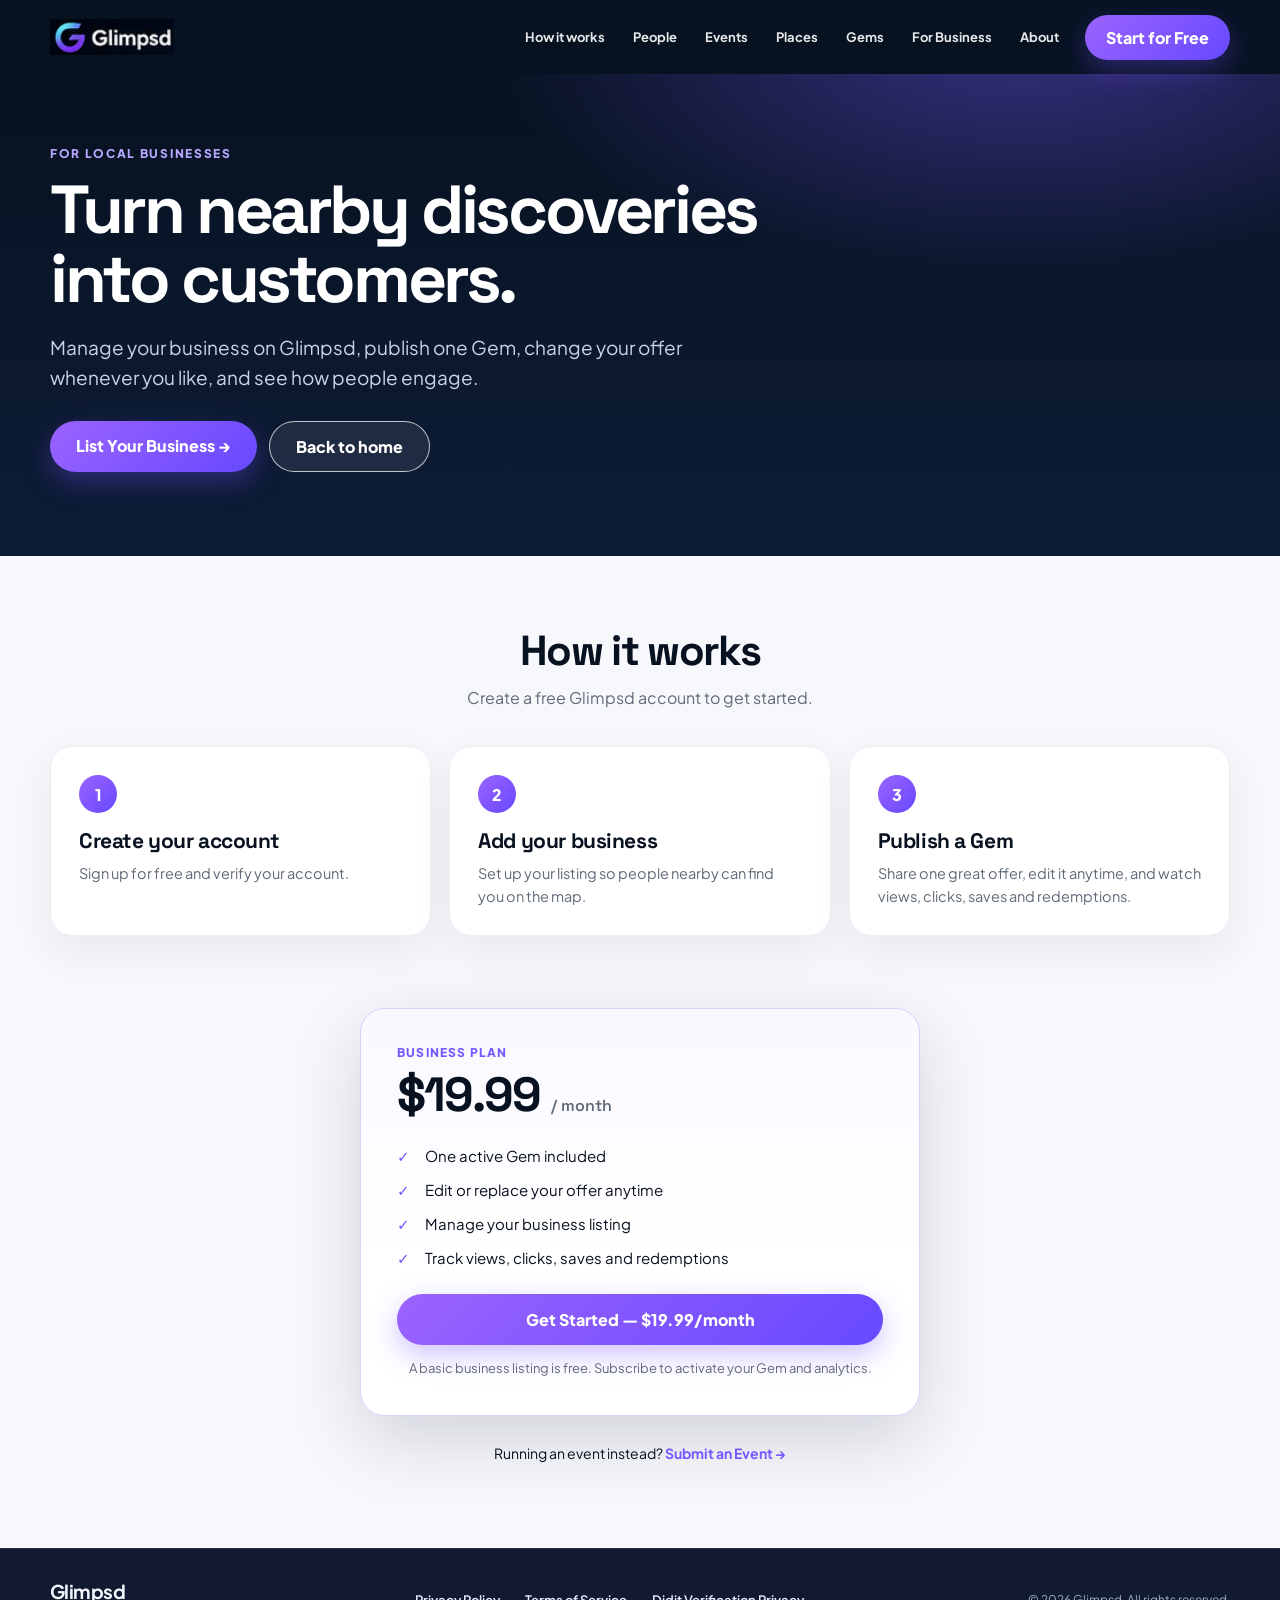
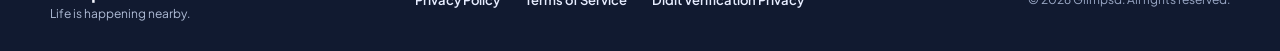
<file: providers/business/index.html>
<!doctype html>
<html lang="en" data-theme="day">
<head>
<meta charset="utf-8">
<meta name="viewport" content="width=device-width,initial-scale=1,viewport-fit=cover">
<meta name="theme-color" content="#071221">
<title>List Your Business | Glimpsd</title>
<meta name="description" content="Put your business on the Glimpsd map for $19.99 a month: publish a Gem, manage your listing and see how people engage.">
<link rel="preconnect" href="https://fonts.googleapis.com">
<link rel="preconnect" href="https://fonts.gstatic.com" crossorigin>
<link href="https://fonts.googleapis.com/css2?family=Plus+Jakarta+Sans:wght@400;500;600;700;800&family=Space+Grotesk:wght@600;700&display=swap" rel="stylesheet">
<link rel="stylesheet" href="/assets/site.css">
<link rel="stylesheet" href="/assets/providers.css">
<link rel="stylesheet" href="/assets/glimpsd-legal.css">
</head>
<body class="pv-page">
<header class="topbar">
 <div class="shell nav">
  <a href="/"><img src="/assets/logo-lockup.png" class="logo-img" alt="Glimpsd home"></a>
  <nav class="navlinks">
   <a href="/#how">How it works</a><a href="/#people">People</a><a href="/#events">Events</a>
   <a href="/#places">Places</a><a href="/#gems">Gems</a><a href="/providers/business/">For Business</a><a href="/#about">About</a>
  </nav>
  <div class="nav-actions"><a class="cta cta-primary" href="https://app.glimpsd.com/signup">Start for Free</a></div>
 </div>
</header>

<main>
<section class="pv-hero ">
 <div class="shell">
  <p class="pv-eyebrow">FOR LOCAL BUSINESSES</p>
  <h1>Turn nearby discoveries into customers.</h1>
  <p class="lead">Manage your business on Glimpsd, publish one Gem, change your offer whenever you like, and see how people engage.</p>
  <div class="pv-actions">
   <a class="cta cta-primary" href="https://app.glimpsd.com/signup">List Your Business →</a>
   <a class="cta outline" href="/">Back to home</a>
  </div>
 </div>
</section>

<section class="pv-section">
 <div class="shell">
  <h2>How it works</h2>
  <p class="sub">Create a free Glimpsd account to get started.</p>
  <div class="pv-cards"><div class="pv-card"><div class="num">1</div><h3>Create your account</h3><p>Sign up for free and verify your account.</p></div><div class="pv-card"><div class="num">2</div><h3>Add your business</h3><p>Set up your listing so people nearby can find you on the map.</p></div><div class="pv-card"><div class="num">3</div><h3>Publish a Gem</h3><p>Share one great offer, edit it anytime, and watch views, clicks, saves and redemptions.</p></div></div>
 </div>
</section>

<section class="pv-section" style="padding-top:0">
 <div class="shell">
  <div class="pv-plan">
   <div class="kicker">BUSINESS PLAN</div>
   <div class="price">$19.99 <small>/ month</small></div>
   <ul class="pv-list">
    <li>One active Gem included</li>
    <li>Edit or replace your offer anytime</li>
    <li>Manage your business listing</li>
    <li>Track views, clicks, saves and redemptions</li>
   </ul>
   <a class="cta cta-primary" href="https://app.glimpsd.com/signup">Get Started &mdash; $19.99/month</a>
   <p class="pv-note">A basic business listing is free. Subscribe to activate your Gem and analytics.</p>
  </div>
  <p class="pv-links">Running an event instead? <a href="/providers/events/">Submit an Event →</a></p>
 </div>
</section>
</main>

<footer class="gl-legal-footer" aria-label="Glimpsd legal and company information">
 <div class="gl-legal-inner">
  <div class="gl-legal-brand"><strong>Glimpsd</strong><span>Life is happening nearby.</span></div>
  <nav class="gl-legal-links" aria-label="Legal links"><a href="/privacy/">Privacy Policy</a><a href="/terms/">Terms of Service</a><a href="https://didit.me/terms/verification-privacy-notice/" target="_blank" rel="noopener noreferrer">Didit Verification Privacy</a></nav>
  <small>© <span id="gl-legal-year">2026</span> Glimpsd. All rights reserved.</small>
 </div>
</footer>
<script>document.getElementById('gl-legal-year').textContent=new Date().getFullYear();</script>
</body>
</html>
</file>
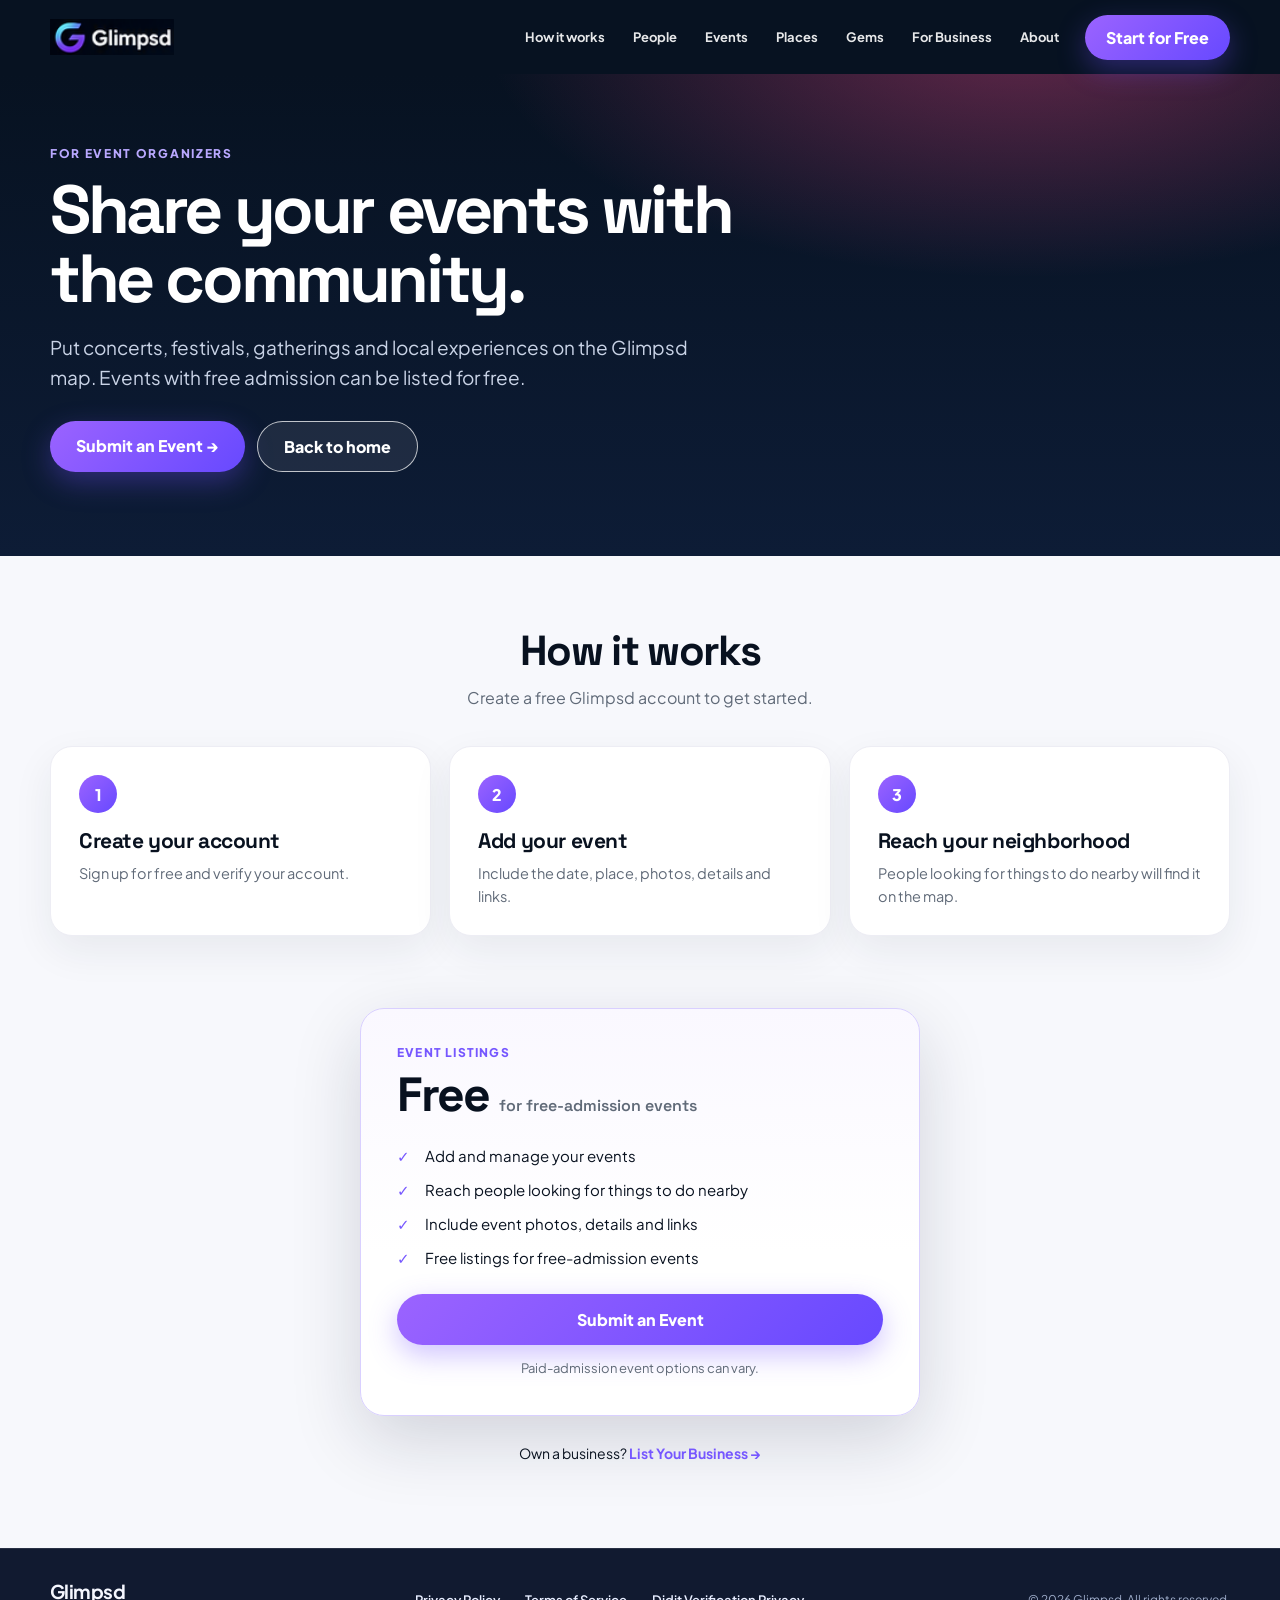
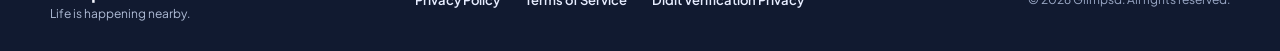
<file: providers/events/index.html>
<!doctype html>
<html lang="en" data-theme="day">
<head>
<meta charset="utf-8">
<meta name="viewport" content="width=device-width,initial-scale=1,viewport-fit=cover">
<meta name="theme-color" content="#071221">
<title>Submit an Event | Glimpsd</title>
<meta name="description" content="List concerts, festivals and gatherings on the Glimpsd map. Free-admission events are free to list.">
<link rel="preconnect" href="https://fonts.googleapis.com">
<link rel="preconnect" href="https://fonts.gstatic.com" crossorigin>
<link href="https://fonts.googleapis.com/css2?family=Plus+Jakarta+Sans:wght@400;500;600;700;800&family=Space+Grotesk:wght@600;700&display=swap" rel="stylesheet">
<link rel="stylesheet" href="/assets/site.css">
<link rel="stylesheet" href="/assets/providers.css">
<link rel="stylesheet" href="/assets/glimpsd-legal.css">
</head>
<body class="pv-page">
<header class="topbar">
 <div class="shell nav">
  <a href="/"><img src="/assets/logo-lockup.png" class="logo-img" alt="Glimpsd home"></a>
  <nav class="navlinks">
   <a href="/#how">How it works</a><a href="/#people">People</a><a href="/#events">Events</a>
   <a href="/#places">Places</a><a href="/#gems">Gems</a><a href="/providers/business/">For Business</a><a href="/#about">About</a>
  </nav>
  <div class="nav-actions"><a class="cta cta-primary" href="https://app.glimpsd.com/signup">Start for Free</a></div>
 </div>
</header>

<main>
<section class="pv-hero events">
 <div class="shell">
  <p class="pv-eyebrow">FOR EVENT ORGANIZERS</p>
  <h1>Share your events with the community.</h1>
  <p class="lead">Put concerts, festivals, gatherings and local experiences on the Glimpsd map. Events with free admission can be listed for free.</p>
  <div class="pv-actions">
   <a class="cta cta-primary" href="https://app.glimpsd.com/signup">Submit an Event →</a>
   <a class="cta outline" href="/">Back to home</a>
  </div>
 </div>
</section>

<section class="pv-section">
 <div class="shell">
  <h2>How it works</h2>
  <p class="sub">Create a free Glimpsd account to get started.</p>
  <div class="pv-cards"><div class="pv-card"><div class="num">1</div><h3>Create your account</h3><p>Sign up for free and verify your account.</p></div><div class="pv-card"><div class="num">2</div><h3>Add your event</h3><p>Include the date, place, photos, details and links.</p></div><div class="pv-card"><div class="num">3</div><h3>Reach your neighborhood</h3><p>People looking for things to do nearby will find it on the map.</p></div></div>
 </div>
</section>

<section class="pv-section" style="padding-top:0">
 <div class="shell">
  <div class="pv-plan">
   <div class="kicker">EVENT LISTINGS</div>
   <div class="price">Free <small>for free-admission events</small></div>
   <ul class="pv-list">
    <li>Add and manage your events</li>
    <li>Reach people looking for things to do nearby</li>
    <li>Include event photos, details and links</li>
    <li>Free listings for free-admission events</li>
   </ul>
   <a class="cta cta-primary" href="https://app.glimpsd.com/signup">Submit an Event</a>
   <p class="pv-note">Paid-admission event options can vary.</p>
  </div>
  <p class="pv-links">Own a business? <a href="/providers/business/">List Your Business →</a></p>
 </div>
</section>
</main>

<footer class="gl-legal-footer" aria-label="Glimpsd legal and company information">
 <div class="gl-legal-inner">
  <div class="gl-legal-brand"><strong>Glimpsd</strong><span>Life is happening nearby.</span></div>
  <nav class="gl-legal-links" aria-label="Legal links"><a href="/privacy/">Privacy Policy</a><a href="/terms/">Terms of Service</a><a href="https://didit.me/terms/verification-privacy-notice/" target="_blank" rel="noopener noreferrer">Didit Verification Privacy</a></nav>
  <small>© <span id="gl-legal-year">2026</span> Glimpsd. All rights reserved.</small>
 </div>
</footer>
<script>document.getElementById('gl-legal-year').textContent=new Date().getFullYear();</script>
</body>
</html>
</file>
<file: assets/site.css>
/* Glimpsd site styles — shared by the homepage and /providers/* pages. */
:root{
 --bg:#f7f8fc;--ink:#08111f;--muted:#606a78;--purple:#7657ff;--violet:#9c5cff;
 --pink:#ff4c91;--blue:#4299ff;--green:#27c982;--orange:#ff8b3e;--line:#e9eaf0;
 --shadow:0 24px 70px rgba(18,27,48,.16);
}
*{box-sizing:border-box}
html{scroll-behavior:smooth}
body{margin:0;background:var(--bg);color:var(--ink);font-family:"Plus Jakarta Sans",system-ui,sans-serif;overflow-x:hidden}
a{text-decoration:none;color:inherit}
button{font:inherit}
img{display:block;max-width:100%}
.shell{width:min(1180px,calc(100% - 56px));margin:auto}

/* NAV */
.topbar{position:absolute;z-index:30;left:0;right:0;top:0;height:74px;color:#fff}
.nav{height:74px;display:flex;align-items:center;gap:26px}
.logo-img{width:124px;height:auto}
.navlinks{display:flex;gap:28px;margin-left:auto;font-size:13px;font-weight:700}
.navlinks a{opacity:.9}
.navlinks a:hover{opacity:1}
.nav-actions{display:flex;align-items:center;gap:10px}
.mode{width:48px;height:30px;border-radius:999px;border:1px solid rgba(255,255,255,.4);background:rgba(255,255,255,.18);color:#fff}
.cta{border:0;border-radius:999px;padding:12px 21px;font-weight:800;cursor:pointer}
.cta-primary{background:linear-gradient(135deg,#9b63ff,#6749ff);color:#fff;box-shadow:0 10px 28px rgba(114,79,255,.34)}

/* HERO */
.hero{
 min-height:650px;position:relative;color:#fff;overflow:hidden;
 background-color:#071221;
 background-image:
 linear-gradient(90deg,rgba(5,15,29,.98) 0%,rgba(5,15,29,.92) 34%,rgba(5,15,29,.48) 59%,rgba(5,15,29,.2) 100%),
 url("/assets/hero-skyline.jpg");
 background-image:
 linear-gradient(90deg,rgba(5,15,29,.98) 0%,rgba(5,15,29,.92) 34%,rgba(5,15,29,.48) 59%,rgba(5,15,29,.2) 100%),
 image-set(url("/assets/hero-skyline-1920.webp") type("image/webp"),url("/assets/hero-skyline.jpg") type("image/jpeg"));
 background-size:cover;background-position:center 48%;
}
.hero:after{content:"";position:absolute;inset:0;background:linear-gradient(to bottom,rgba(3,10,20,.12),rgba(3,10,20,.07) 70%,rgba(3,10,20,.26));pointer-events:none}
.hero-grid{min-height:650px;padding-top:74px;display:grid;grid-template-columns:.9fr 1.1fr;align-items:center;position:relative;z-index:2}
.hero-copy{padding-bottom:46px}
.hero h1{font-family:"Space Grotesk";font-size:78px;line-height:.94;letter-spacing:-.055em;margin:0 0 24px}
.hero h1 .nearby{background:linear-gradient(90deg,#7c58ff,#49a7ff);-webkit-background-clip:text;color:transparent}
.hero p{max-width:430px;margin:0 0 26px;font-size:18px;line-height:1.52;color:#eef1f6}
.hero-actions{display:flex;gap:12px;flex-wrap:wrap;margin-bottom:22px}
.hero .secondary{border:1px solid rgba(255,255,255,.72);background:rgba(6,16,30,.22);color:#fff}
.proof{display:flex;align-items:center;gap:12px;color:#eef1f7;font-size:13px}
.faces{display:flex}
.faces i{width:31px;height:31px;border-radius:50%;border:2px solid #fff;margin-left:-6px;background:linear-gradient(135deg,#dda875,#4e6a90)}
.faces i:first-child{margin-left:0}
.stars{color:#ffc13a;letter-spacing:1px}
.phone-wrap{position:relative;height:550px}
.phone{position:absolute;width:430px;height:auto;right:5%;top:92px;filter:drop-shadow(0 28px 45px rgba(0,0,0,.47));z-index:3}
.phone-glow{position:absolute;width:480px;height:480px;border-radius:50%;right:-15px;top:60px;background:radial-gradient(circle,rgba(107,84,255,.22),transparent 69%);filter:blur(22px)}

/* FEATURE STRIP */
.feature-float{position:relative;z-index:9;margin-top:-34px}
.feature-strip{background:#fff;border:1px solid #ededf4;border-radius:20px;box-shadow:var(--shadow);display:grid;grid-template-columns:repeat(5,1fr);overflow:hidden}
.fmini{padding:26px 14px 24px;text-align:center;border-right:1px solid var(--line);font-size:13px;font-weight:700;line-height:1.35;min-width:0;overflow-wrap:break-word}
.fmini:last-child{border-right:0}
.icon{font-size:29px;display:block;margin-bottom:10px}

/* DISCOVERY */
.section{padding:64px 0}
.section-head{display:flex;align-items:end;justify-content:space-between;gap:30px;margin-bottom:20px}
.section-head h2{font-family:"Space Grotesk";font-size:46px;line-height:1.02;letter-spacing:-.045em;margin:0}
.section-head p{width:360px;color:var(--muted);font-size:15px;margin:0 0 5px}
.discovery{display:grid;grid-template-columns:repeat(4,1fr);gap:12px}
.discovery-card{position:relative;overflow:hidden;border-radius:20px;box-shadow:0 15px 36px rgba(23,30,48,.12);background:#111827;aspect-ratio:3/4;display:flex;flex-direction:column;justify-content:flex-end;color:#fff}
.discovery-card .dc-photo{position:absolute;inset:0;width:100%;height:100%;object-fit:cover;object-position:center 30%}
.discovery-card .dc-shade{position:absolute;inset:0;background:linear-gradient(to top,rgba(5,10,20,.97) 38%,rgba(5,10,20,.65) 62%,rgba(5,10,20,.05) 100%)}
.discovery-card .dc-body{position:relative;z-index:2;padding:20px 18px 22px}
.dc-icon{width:42px;height:42px;border-radius:50%;display:flex;align-items:center;justify-content:center;font-size:19px;margin-bottom:14px}
.discovery-card h3{font-family:"Space Grotesk";font-size:22px;margin:0 0 6px;letter-spacing:-.02em}
.discovery-card p{font-size:13px;line-height:1.4;color:#dde2ea;margin:0 0 12px;max-width:92%}
.dc-arrow{width:32px;height:32px;border-radius:50%;background:rgba(255,255,255,.16);border:1px solid rgba(255,255,255,.3);display:flex;align-items:center;justify-content:center;font-size:14px}

/* APPROVED MODULES */
.approved-module{background:#fff;border-radius:22px;border:1px solid #ededf4;box-shadow:0 15px 40px rgba(31,39,60,.08);overflow:hidden}
.module-image{width:100%}
.byw-module{display:grid;grid-template-columns:.62fr 1.38fr;gap:34px;padding:40px}
.byw-copy h2{font-family:"Space Grotesk";font-size:32px;line-height:1.08;letter-spacing:-.03em;margin:0 0 12px}
.byw-copy p{color:var(--muted);font-size:14.5px;line-height:1.5;margin:0 0 22px;max-width:280px}
.byw-see-all{display:inline-flex;align-items:center;gap:6px;font-weight:700;font-size:13.5px;color:var(--purple);border:1.5px solid #e3ddff;padding:11px 18px;border-radius:999px}
.byw-join{display:flex;align-items:center;gap:10px;margin-top:28px;font-size:12.5px;color:var(--muted)}
.byw-join .faces{display:flex}
.byw-join .faces i{width:24px;height:24px;border-radius:50%;border:2px solid #fff;margin-left:-6px;background:linear-gradient(135deg,#dda875,#4e6a90)}
.byw-join .faces i:first-child{margin-left:0}
.byw-grid{display:grid;grid-template-columns:repeat(5,1fr);gap:12px;align-content:start}
.byw-chip{position:relative;border:1.5px solid var(--line);border-radius:14px;padding:16px 10px;text-align:center;font-weight:700;font-size:13px;cursor:pointer;min-width:0;overflow-wrap:break-word}
.byw-chip .emo{font-size:26px;display:block;margin-bottom:8px}
.byw-chip.selected{border-color:var(--purple);background:#f8f6ff}
.byw-check{position:absolute;top:-8px;right:-8px;width:22px;height:22px;border-radius:50%;background:var(--purple);color:#fff;display:flex;align-items:center;justify-content:center;font-size:12px}
.byw-continue{text-decoration:none;display:inline-block;grid-column:1/-1;justify-self:end;border:0;border-radius:999px;padding:14px 26px;font-weight:800;font-size:14px;color:#fff;background:linear-gradient(135deg,#9b63ff,#6749ff);cursor:pointer;margin-top:6px}

/* people map, keep exact extracted approved composition */
.people-map-wrap{padding-top:22px}

/* footer */
.big-footer{
 min-height:330px;position:relative;color:#fff;display:flex;align-items:center;overflow:hidden;
 background:
 linear-gradient(90deg,rgba(5,13,24,.84) 0%,rgba(5,13,24,.57) 35%,rgba(5,13,24,.16) 70%,rgba(5,13,24,.08)),
 #06101d url("/assets/footer-beach.jpg") center 44%/cover no-repeat;
 background:
 linear-gradient(90deg,rgba(5,13,24,.84) 0%,rgba(5,13,24,.57) 35%,rgba(5,13,24,.16) 70%,rgba(5,13,24,.08)),
 image-set(url("/assets/footer-beach.webp") type("image/webp"),url("/assets/footer-beach.jpg") type("image/jpeg")) center 44%/cover no-repeat #06101d;
}
.big-footer:after{content:"";position:absolute;inset:0;background:linear-gradient(to top,rgba(4,10,18,.36),transparent 65%)}
.footer-copy{position:relative;z-index:2;padding:42px 0}
.footer-copy h2{font-family:"Space Grotesk";font-size:48px;line-height:1.03;letter-spacing:-.04em;margin:0 0 13px}
.footer-copy p{max-width:420px;font-size:15px;color:#f1f4f7;margin:0 0 20px}
.pwa-note{font-size:12px;margin-top:10px;color:#e5eaf0}
.bottom{background:#06101d;color:#9ca9b8;font-size:12px;padding:18px 0}
.bottom-row{display:flex;justify-content:space-between}

/* PEOPLE + LIVE MAP MODULE */
.pm-module{display:grid;grid-template-columns:.82fr 1.18fr;gap:0;border-radius:22px;overflow:hidden;background:#fff;border:1px solid #ededf4;box-shadow:0 15px 40px rgba(31,39,60,.08)}
.pm-copy{padding:44px 38px}
.pm-copy h2{font-family:"Space Grotesk";font-size:34px;line-height:1.06;letter-spacing:-.03em;margin:0 0 12px}
.pm-copy p{color:var(--muted);font-size:14.5px;line-height:1.5;max-width:340px;margin:0 0 26px}
.pm-people{display:flex;gap:14px}
.pm-person{flex:1;min-width:0}
.pm-avatar{width:100%;aspect-ratio:1/1;border-radius:16px;display:flex;align-items:center;justify-content:center;color:#fff;font-family:"Space Grotesk";font-weight:700;font-size:22px;margin-bottom:10px;overflow:hidden}
.pm-avatar img{width:100%;height:100%;object-fit:cover}
.pm-person h4{margin:0 0 2px;font-size:14px}
.pm-person .dist{color:var(--muted);font-size:12px;margin:0 0 8px}
.pm-tags{display:flex;flex-wrap:wrap;gap:5px}
.pm-tags span{background:#f3f0ff;color:var(--purple);font-size:10.5px;font-weight:700;padding:4px 8px;border-radius:999px}
.pm-map-wrap{position:relative;min-height:520px}
#pm-map{position:absolute;inset:0}
.pm-pills{position:absolute;top:16px;left:16px;right:16px;z-index:2;display:flex;gap:8px;overflow-x:auto;padding-bottom:2px}
.pm-pill{border:0;white-space:nowrap;background:#fff;color:var(--ink);font-weight:700;font-size:12.5px;padding:9px 16px;border-radius:999px;box-shadow:0 6px 16px rgba(20,25,40,.12);cursor:pointer}
.pm-pill.active{background:linear-gradient(135deg,#9b63ff,#6749ff);color:#fff}
.pm-controls{position:absolute;right:14px;top:70px;z-index:2;display:flex;flex-direction:column;gap:8px}
.pm-ctrl-btn{width:38px;height:38px;border-radius:10px;background:#fff;border:0;box-shadow:0 6px 16px rgba(20,25,40,.12);cursor:pointer;font-size:15px}
.pm-card{position:absolute;left:16px;bottom:16px;right:16px;max-width:340px;background:#fff;border-radius:16px;box-shadow:0 14px 30px rgba(20,25,40,.22);display:flex;gap:12px;padding:12px;z-index:2}
.pm-card img{width:64px;height:64px;border-radius:12px;object-fit:cover;flex-shrink:0}
.pm-card-body h5{margin:0 0 2px;font-size:13.5px}
.pm-card-body .tag-new{background:var(--green);color:#fff;font-size:10px;font-weight:700;padding:2px 7px;border-radius:999px;margin-left:6px;vertical-align:middle}
.pm-card-body p{margin:0 0 4px;font-size:11.5px;color:var(--muted)}
.pm-card-body .perk{font-size:11px;color:var(--purple);font-weight:700}
.pm-pin{width:34px;height:34px;border-radius:50% 50% 50% 0;transform:rotate(-45deg);display:flex;align-items:center;justify-content:center;box-shadow:0 6px 14px rgba(10,15,25,.32);border:2px solid #fff;cursor:pointer}
.pm-pin span{transform:rotate(45deg);font-size:14px}
.pm-pin.you{border-radius:50%;transform:none;box-shadow:0 0 0 8px rgba(66,153,255,.22)}


/* FOR BUSINESSES & ORGANIZERS */
.biz-head{max-width:640px;margin:0 auto 28px;text-align:center}
.biz-eyebrow{font-size:12px;font-weight:800;letter-spacing:.12em;color:var(--purple);margin-bottom:10px}
.biz-head h2{font-family:"Space Grotesk";font-size:46px;line-height:1.02;letter-spacing:-.045em;margin:0 0 14px}
.biz-head p{color:var(--muted);font-size:15.5px;line-height:1.55;margin:0}
.biz-grid{display:grid;grid-template-columns:1fr 1fr;gap:18px}
.biz-card{background:#fff;border:1px solid #ededf4;border-radius:22px;box-shadow:0 15px 40px rgba(31,39,60,.08);padding:34px;display:flex;flex-direction:column}
.biz-card.featured{border:1.5px solid #d9d0ff;background:linear-gradient(180deg,#faf8ff,#fff 60%)}
.biz-badge{align-self:flex-start;font-size:11px;font-weight:800;color:#fff;background:linear-gradient(135deg,#9b63ff,#6749ff);padding:5px 11px;border-radius:999px;margin-bottom:14px}
.biz-badge.free{background:var(--green)}
.biz-card h3{font-family:"Space Grotesk";font-size:27px;letter-spacing:-.03em;margin:0 0 4px}
.biz-price{font-family:"Space Grotesk";font-size:38px;font-weight:700;letter-spacing:-.04em;margin:6px 0 4px}
.biz-price small{font-size:15px;font-weight:600;color:var(--muted);letter-spacing:0}
.biz-sub{color:var(--muted);font-size:14px;line-height:1.5;margin:0 0 18px}
.biz-list{list-style:none;padding:0;margin:0 0 24px;display:flex;flex-direction:column;gap:10px;font-size:14px;line-height:1.4}
.biz-list li{padding-left:26px;position:relative}
.biz-list li:before{content:"✓";position:absolute;left:0;top:0;color:var(--purple);font-weight:800}
.biz-card .cta{margin-top:auto;align-self:flex-start;display:inline-block}
.biz-card .cta-outline{background:#fff;border:1.5px solid #e3ddff;color:var(--purple)}
.biz-note{margin-top:20px;text-align:center;font-size:13px;color:var(--muted)}

/* VIDEO POPUP */
.vmodal{position:fixed;inset:0;z-index:1000;display:none;align-items:center;justify-content:center;background:rgba(4,8,16,.85);padding:24px}
.vmodal.open{display:flex}
.vmodal[hidden]{display:none}
.vbox{position:relative;width:min(960px,100%);aspect-ratio:16/9;max-height:100%}
.vmodal video{width:100%;height:100%;object-fit:contain;background:#000;border-radius:14px;box-shadow:0 30px 80px rgba(0,0,0,.6)}
.vclose{position:absolute;top:-52px;right:0;z-index:2;width:44px;height:44px;border-radius:50%;border:1px solid rgba(255,255,255,.45);background:rgba(255,255,255,.18);color:#fff;font-size:28px;line-height:1;cursor:pointer}
.vclose:hover{background:rgba(255,255,255,.3)}
.vclose:focus-visible,.vmodal video:focus-visible{outline:3px solid #9b63ff;outline-offset:2px}
body.vlock{overflow:hidden}
@media(max-width:560px){.vmodal{padding:12px}.vclose{top:-54px}}

/* mobile */
@media(max-width:920px){
 .hero{background-image:linear-gradient(90deg,rgba(5,15,29,.98) 0%,rgba(5,15,29,.92) 34%,rgba(5,15,29,.48) 59%,rgba(5,15,29,.2) 100%),url("/assets/hero-skyline.jpg");background-image:linear-gradient(90deg,rgba(5,15,29,.98) 0%,rgba(5,15,29,.92) 34%,rgba(5,15,29,.48) 59%,rgba(5,15,29,.2) 100%),image-set(url("/assets/hero-skyline-1100.webp") type("image/webp"),url("/assets/hero-skyline.jpg") type("image/jpeg"))}
 .navlinks{display:none}
 .hero-grid{grid-template-columns:1fr;min-height:auto}
 .hero{min-height:auto}
 .hero-copy{text-align:center;padding:115px 0 20px}
 .hero h1{font-size:62px}
 .hero p{margin-left:auto;margin-right:auto}
 .hero-actions,.proof{justify-content:center}
 .phone-wrap{height:430px}
 .phone{width:340px;left:50%;right:auto;transform:translateX(-50%)}
 .feature-strip{grid-template-columns:repeat(2,1fr)}
 .fmini{border-bottom:1px solid var(--line)}
 .section-head{display:block}
 .section-head p{width:auto;margin-top:12px}
 .discovery{grid-template-columns:repeat(2,1fr)}
 .pm-module{grid-template-columns:1fr}
 .pm-map-wrap{min-height:420px}
 .byw-module{grid-template-columns:1fr;gap:20px;padding:26px}
 .byw-grid{grid-template-columns:repeat(3,1fr)}
 .biz-grid{grid-template-columns:1fr}
}
@media(max-width:560px){
 .shell{width:min(100% - 32px,1180px)}
 .topbar{height:66px}.nav{height:66px}.logo-img{width:105px}.mode{display:none}.cta{padding:10px 14px;font-size:12px}
 .hero-copy{padding-top:100px}
 .hero h1{font-size:49px}
 .hero p{font-size:15px}
 .phone-wrap{height:365px}.phone{width:300px}
 .feature-float{margin-top:-18px}
 .feature-strip{grid-template-columns:1fr 1fr}
 .fmini{padding:18px 8px;font-size:11px}
 .section{padding:50px 0}
 .section-head h2{font-size:38px}
 .discovery{gap:8px}
 .big-footer{min-height:360px;background-position:38% center}
 .footer-copy h2{font-size:40px}
 .biz-head h2{font-size:36px}
 .biz-card{padding:26px}
 .bottom-row{display:block;text-align:center}
}
</file>
<file: assets/provider-section.css>
/* Glimpsd provider section — all selectors namespaced gp- to avoid homepage collisions. */
.gp-providers{--gp-ink:#121a31;--gp-muted:#526079;--gp-orange:#f46b22;--gp-purple:#6643d4;color:var(--gp-ink);background:#fafbfe;padding:clamp(64px,8vw,112px) 22px;font-family:inherit}
.gp-providers *{box-sizing:border-box}
.gp-shell{max-width:1200px;margin:0 auto}
.gp-heading{text-align:center;max-width:760px;margin:0 auto 44px}
.gp-eyebrow{color:#557fd3!important;font-size:12px;font-weight:800;letter-spacing:.17em;margin:0 0 14px}
.gp-heading h2{font-size:clamp(36px,5.1vw,62px);line-height:1.08;letter-spacing:-.052em;margin:0 0 16px;color:var(--gp-ink)}
.gp-heading>p:last-child{font-size:clamp(16px,1.6vw,19px);line-height:1.6;color:var(--gp-muted);margin:0}
.gp-grid{display:grid;grid-template-columns:repeat(2,minmax(0,1fr));gap:22px}
.gp-card{position:relative;display:grid;grid-template-columns:minmax(0,1fr) 44%;grid-template-rows:1fr auto;gap:12px 4px;min-height:610px;border:1px solid rgba(22,31,67,.05);border-radius:25px;overflow:hidden;padding:30px 27px 19px}
.gp-business{background:linear-gradient(125deg,#fff6ec,#ffefe0)}
.gp-events{background:linear-gradient(125deg,#f2efff,#eae7ff)}
.gp-card-content{position:relative;z-index:2;min-width:0}
.gp-kicker{font-size:12px;font-weight:800;letter-spacing:.055em;display:flex;align-items:center;gap:10px;margin-bottom:19px}
.gp-business .gp-kicker{color:#b6420d}.gp-events .gp-kicker{color:#5133bc}
.gp-symbol{font-size:22px;width:43px;height:43px;display:inline-grid;place-items:center;border-radius:12px;background:#ffdac3;color:#eb5e19}.gp-events .gp-symbol{background:#dcd1ff;color:#5532c6}
.gp-card h3{font-size:clamp(27px,2.5vw,36px);line-height:1.16;letter-spacing:-.043em;margin:0 0 16px;color:var(--gp-ink)}
.gp-intro{font-size:15px;line-height:1.62;color:var(--gp-muted);margin:0 0 22px}.gp-intro strong{color:var(--gp-ink)}
.gp-benefits{list-style:none!important;padding:0!important;margin:0!important;display:grid;gap:12px}
.gp-benefits li{position:relative;list-style:none!important;padding-left:29px;font-size:14px;line-height:1.45;color:var(--gp-ink)}
.gp-benefits li:before{content:'✓';position:absolute;left:0;top:0;width:20px;height:20px;display:grid;place-items:center;border-radius:50%;background:var(--gp-orange);color:white;font-weight:800;font-size:12px}
.gp-events .gp-benefits li:before{background:var(--gp-purple)}
.gp-visual{position:relative;align-self:center;min-width:0;z-index:1;display:flex;align-items:center;justify-content:center}
.gp-phone{width:100%;max-width:212px;height:380px;border:7px solid #17191e;border-radius:31px;background:#fff;box-shadow:0 15px 29px rgba(19,30,64,.18);overflow:hidden;display:flex;flex-direction:column;transform:rotate(2deg)}
.gp-events .gp-phone{transform:rotate(-2deg)}
.gp-phone-top{height:25px;flex:none;display:flex;justify-content:space-between;padding:5px 13px;color:#151515;font-size:9px;font-weight:700;background:#fff}
.gp-shop-photo{height:118px;flex:none;position:relative;overflow:hidden;background:linear-gradient(150deg,#846047,#493529 60%,#a97d50);display:flex;align-items:flex-start;justify-content:center;padding-top:9px}
.gp-shop-photo>span{font-size:9px;font-weight:800;letter-spacing:.08em;color:#fff;background:#2d201c;padding:5px 9px;z-index:1}
.gp-awning{position:absolute;top:36px;height:22px;width:100%;background:repeating-linear-gradient(90deg,#e6b48b 0 24px,#faf0db 24px 48px);box-shadow:0 5px 5px #271c1860}
.gp-windows{position:absolute;bottom:0;display:flex;gap:8px;width:90%;height:51px}.gp-windows i{background:linear-gradient(145deg,#ffdf9a,#4d3424);width:33%;border:4px solid #392620}
.gp-festival-photo{height:118px;flex:none;position:relative;overflow:hidden;background:radial-gradient(circle at 50% 95%,#f26870 0,#67409d 38%,#1d1942 82%)}
.gp-stage{position:absolute;bottom:11px;left:28%;width:45%;height:35px;background:#22203c;border-top:6px solid #fcb455}.gp-light{position:absolute;top:13px;width:4px;height:90px;transform-origin:top;background:#ffdc8d;opacity:.65;filter:blur(5px)}.gp-light.l1{left:32%;transform:rotate(25deg)}.gp-light.l2{right:32%;transform:rotate(-25deg)}.gp-crowd{position:absolute;bottom:-18px;left:-3%;height:44px;width:110%;background:radial-gradient(circle at 10px 7px,#21182f 12px,transparent 13px) 0 0/25px 35px repeat-x,linear-gradient(#21182f,#21182f)}
.gp-phone-body{padding:10px 10px;flex:1;display:flex;flex-direction:column;gap:6px;min-height:0}
.gp-phone-body>b{font-size:12px;line-height:1.2}.gp-phone-body>small,.gp-gem-tile>small{font-size:9px;color:#6f7486}.gp-phone-body>p{font-size:9px;line-height:1.4;margin:6px 0;color:#526079}
.gp-tab-row{display:flex;justify-content:space-between;font-size:9px;margin:4px 0}.gp-tab-row strong{color:#276bd6;border-radius:10px;background:#edf3ff;padding:2px 5px}
.gp-gem-tile{border-radius:9px;background:#fff8ed;border:1px solid #ffe2ba;padding:8px;display:flex;flex-direction:column;gap:5px;box-shadow:0 4px 8px #00000008}.gp-gem-label{align-self:flex-start;background:#f79d20;border-radius:6px;font-size:8px;font-weight:800;color:#fff;padding:2px 5px}.gp-gem-tile b{font-size:10px;line-height:1.25}
.gp-mini-btn{background:#2679ec;color:#fff;border-radius:7px;text-align:center;padding:7px 4px;font-weight:700;font-size:9px;margin-top:auto}
.gp-tags{display:flex;flex-wrap:wrap;gap:3px;margin:6px 0}.gp-tags>*{font-size:8px;font-weight:600;padding:4px 5px;border-radius:8px;background:#e7eefa;color:#3c5c88}.gp-tags strong{background:#cef5dd;color:#186d3a}
.gp-phone-nav{height:25px;flex:none;text-align:center;border-top:1px solid #ebedf2;font-size:8px;color:#61708e;display:grid;place-items:center}
.gp-card-action{grid-column:1/-1;position:relative;z-index:3}
.gp-button{display:flex!important;align-items:center;justify-content:center;gap:10px;width:100%;min-height:54px;border-radius:13px;font-size:16px;font-weight:800;text-decoration:none!important;color:#fff!important;transition:transform .2s,filter .2s;line-height:1.2;padding:14px 12px}.gp-button:hover{transform:translateY(-2px);filter:brightness(1.07)}.gp-button:focus-visible{outline:3px solid #126bde;outline-offset:3px}
.gp-button-business{background:#f46b22}.gp-button-events{background:#6542d1}
.gp-card-action>p{margin:10px 0 0;font-size:12px;line-height:1.45;text-align:center;color:#5c667a}
.gp-value-strip{display:grid;grid-template-columns:repeat(4,1fr);background:#fff;border:1px solid #e9ecf4;border-radius:22px;margin-top:20px;padding:25px 12px}
.gp-value-strip>div{text-align:center;padding:0 19px;border-right:1px solid #e8eaf1}.gp-value-strip>div:last-child{border-right:none}
.gp-value-strip span{display:grid;place-items:center;margin:0 auto 11px;width:40px;height:40px;border-radius:50%;background:#def8ec;color:#0da46c;font-size:24px;font-weight:700}.gp-value-strip>div:nth-child(2) span{background:#ffe4eb;color:#fa477a}.gp-value-strip>div:nth-child(3) span{background:#e0edff;color:#3487ec}.gp-value-strip>div:nth-child(4) span{background:#fff0d3;color:#e7a116}
.gp-value-strip b{font-size:14px;display:block}.gp-value-strip p{font-size:12px;line-height:1.5;color:#657087;margin:6px 0 0}
@media(max-width:1000px){.gp-card{grid-template-columns:1fr;min-height:0}.gp-visual{grid-row:2}.gp-card-action{grid-row:3}.gp-phone{width:210px}.gp-card-content{min-height:0}}
@media(max-width:720px){.gp-providers{padding:60px 16px}.gp-heading{margin-bottom:30px}.gp-grid{grid-template-columns:1fr}.gp-card{padding:25px 22px 18px}.gp-visual{padding:8px 0 12px}.gp-value-strip{grid-template-columns:repeat(2,minmax(0,1fr));row-gap:25px}.gp-value-strip>div:nth-child(2){border-right:0}.gp-value-strip>div{padding:0 12px}}
@media(max-width:380px){.gp-value-strip{grid-template-columns:1fr}.gp-value-strip>div{border-right:0;border-bottom:1px solid #e8eaf1;padding-bottom:15px}.gp-value-strip>div:last-child{border-bottom:0}}
@media(prefers-reduced-motion:reduce){.gp-button{transition:none}.gp-button:hover{transform:none}}
</file>
<file: assets/glimpsd-legal.css>
/* Glimpsd site-wide legal footer and legal documents */
.gl-legal-footer{background:#111a30;color:#f5f7ff;padding:30px 22px;font-family:inherit;border-top:1px solid #ffffff1a}
.gl-legal-footer *{box-sizing:border-box}
.gl-legal-inner{max-width:1180px;margin:0 auto;display:flex;align-items:center;justify-content:space-between;flex-wrap:wrap;gap:16px 34px}
.gl-legal-brand{display:flex;flex-direction:column;gap:3px}.gl-legal-brand strong{font-size:19px;letter-spacing:-.03em}.gl-legal-brand span{color:#aebbd5;font-size:12px}
.gl-legal-links{display:flex;flex-wrap:wrap;gap:12px 25px}.gl-legal-links a{color:#e7edff!important;font-size:13px;font-weight:600;text-decoration:none!important}.gl-legal-links a:hover{text-decoration:underline!important}.gl-legal-links a:focus-visible{outline:2px solid white;outline-offset:3px}
.gl-legal-inner small{color:#9caac7;font-size:12px}
.gl-policy-page{min-height:100vh;background:#f8f9fc;color:#202a41;font:16px/1.7 -apple-system,BlinkMacSystemFont,'Segoe UI',Arial,sans-serif}
.gl-policy-header{background:#111a30;padding:20px 6%;display:flex;justify-content:space-between;align-items:center;gap:20px}
.gl-policy-header a{color:#fff;text-decoration:none;font-size:14px;font-weight:700}.gl-policy-header a:hover{text-decoration:underline}
.gl-policy-main{width:min(860px,calc(100% - 36px));margin:0 auto;padding:56px 0 75px}
.gl-policy-main h1{font-size:clamp(32px,5vw,49px);line-height:1.15;margin:0 0 8px;letter-spacing:-.04em;color:#121a31}
.gl-policy-main h2{font-size:23px;line-height:1.3;margin:32px 0 9px;color:#18243c}
.gl-policy-main p,.gl-policy-main li{color:#46546d}.gl-policy-main a{color:#365aba;text-underline-offset:2px}
.gl-policy-main ul{padding-left:22px}.gl-policy-main .gl-effective{font-size:13px;color:#68758a;margin-bottom:30px}
.gl-policy-note{padding:16px 20px;border-left:4px solid #6643d4;background:#f0edfb;border-radius:5px;font-size:14px}
.gl-policy-page .gl-legal-footer{margin-top:0}
@media(max-width:650px){.gl-legal-inner{align-items:flex-start;flex-direction:column}.gl-legal-footer{padding:28px 20px}.gl-policy-main{padding-top:38px}}
</file>
<file: assets/providers.css>
/* Glimpsd /providers/* pages. Builds on site.css (tokens, .shell, .cta, nav) and glimpsd-legal.css (footer). */
.pv-page{background:var(--bg)}
.pv-page .topbar{position:relative;background:#071221;height:74px}
.pv-hero{background:radial-gradient(900px 420px at 80% -10%,rgba(118,87,255,.45),transparent 60%),linear-gradient(180deg,#071221,#0d1c36);color:#fff;padding:72px 0 84px}
.pv-hero.events{background:radial-gradient(900px 420px at 80% -10%,rgba(255,76,145,.38),transparent 60%),linear-gradient(180deg,#071221,#0d1c36)}
.pv-eyebrow{font-size:12px;font-weight:800;letter-spacing:.14em;color:#b9a8ff;margin:0 0 14px}
.pv-hero h1{font-family:"Space Grotesk",sans-serif;font-size:clamp(38px,6vw,68px);line-height:1.02;letter-spacing:-.05em;margin:0 0 18px;max-width:760px}
.pv-hero p.lead{font-size:clamp(16px,1.8vw,19px);line-height:1.6;color:#c9d3e6;max-width:640px;margin:0 0 28px}
.pv-actions{display:flex;gap:12px;flex-wrap:wrap}
.pv-actions .cta{display:inline-block;padding:14px 26px}
.pv-actions .outline{border:1px solid rgba(255,255,255,.72);background:rgba(255,255,255,.08);color:#fff}
.pv-section{padding:72px 0}
.pv-section h2{font-family:"Space Grotesk",sans-serif;font-size:clamp(28px,4vw,42px);letter-spacing:-.04em;line-height:1.08;margin:0 0 12px;text-align:center}
.pv-section .sub{color:var(--muted);text-align:center;max-width:620px;margin:0 auto 36px;line-height:1.6}
.pv-cards{display:grid;grid-template-columns:repeat(3,1fr);gap:18px}
.pv-card{background:#fff;border:1px solid #ededf4;border-radius:22px;box-shadow:0 15px 40px rgba(31,39,60,.07);padding:28px}
.pv-card .num{width:38px;height:38px;border-radius:50%;display:grid;place-items:center;background:linear-gradient(135deg,#9b63ff,#6749ff);color:#fff;font-weight:800;margin-bottom:14px}
.pv-card h3{font-family:"Space Grotesk",sans-serif;font-size:21px;letter-spacing:-.02em;margin:0 0 8px}
.pv-card p{color:var(--muted);font-size:14.5px;line-height:1.55;margin:0}
.pv-plan{max-width:560px;margin:0 auto;background:#fff;border:1.5px solid #d9d0ff;border-radius:24px;box-shadow:var(--shadow);padding:36px;background:linear-gradient(180deg,#faf8ff,#fff 60%)}
.pv-plan .price{font-family:"Space Grotesk",sans-serif;font-size:48px;font-weight:700;letter-spacing:-.04em;margin:4px 0 2px}
.pv-plan .price small{font-size:16px;font-weight:600;color:var(--muted);letter-spacing:0}
.pv-plan .kicker{font-size:12px;font-weight:800;letter-spacing:.1em;color:var(--purple)}
.pv-list{list-style:none;padding:0;margin:20px 0 26px;display:grid;gap:12px;font-size:15px;line-height:1.45}
.pv-list li{padding-left:28px;position:relative}
.pv-list li:before{content:"✓";position:absolute;left:0;top:0;color:var(--purple);font-weight:800}
.pv-plan .cta{display:block;text-align:center;padding:15px 22px}
.pv-note{text-align:center;color:var(--muted);font-size:13px;line-height:1.5;margin:14px 0 0}
.pv-links{text-align:center;margin-top:28px;font-size:14px}
.pv-links a{color:var(--purple);font-weight:700}
@media(max-width:920px){.pv-cards{grid-template-columns:1fr}.pv-page .navlinks{display:none}}
@media(max-width:560px){.pv-hero{padding:48px 0 56px}.pv-section{padding:52px 0}.pv-plan{padding:26px}.pv-actions .cta{width:100%;text-align:center}}
</file>
